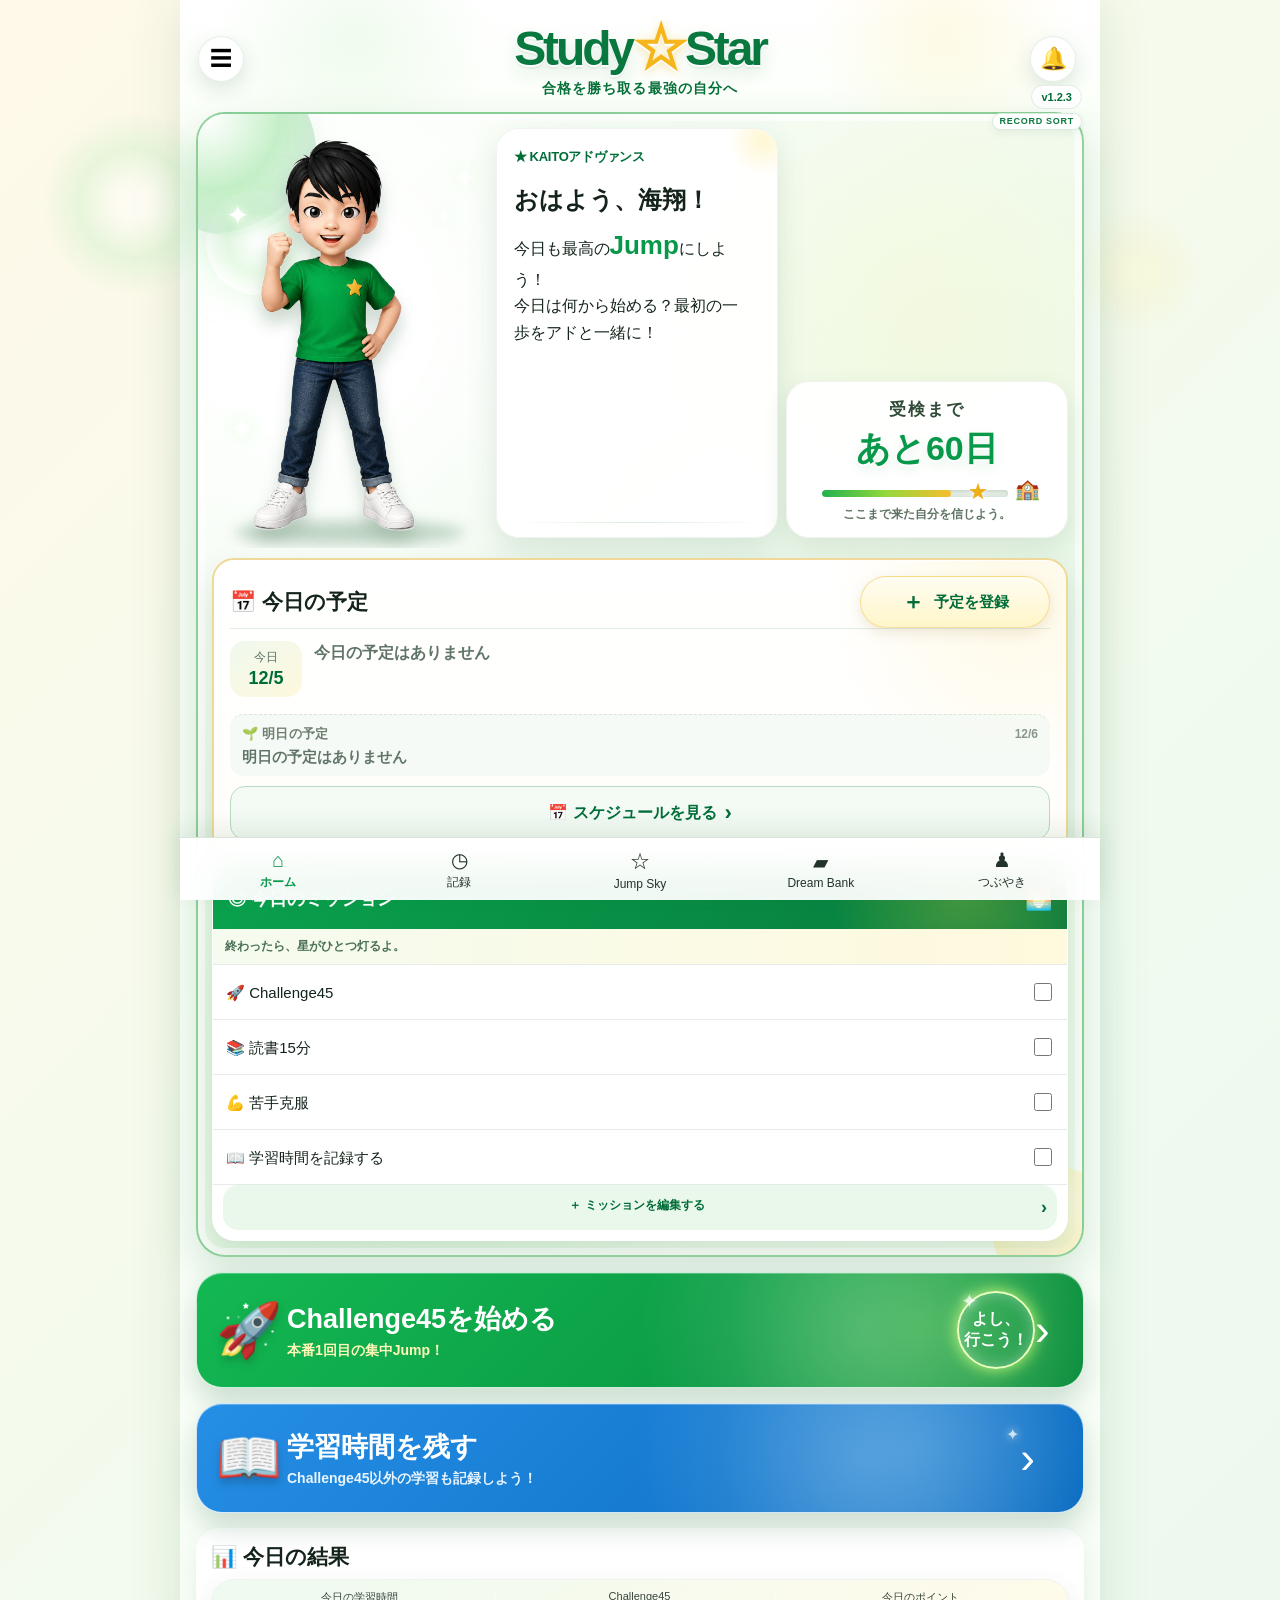
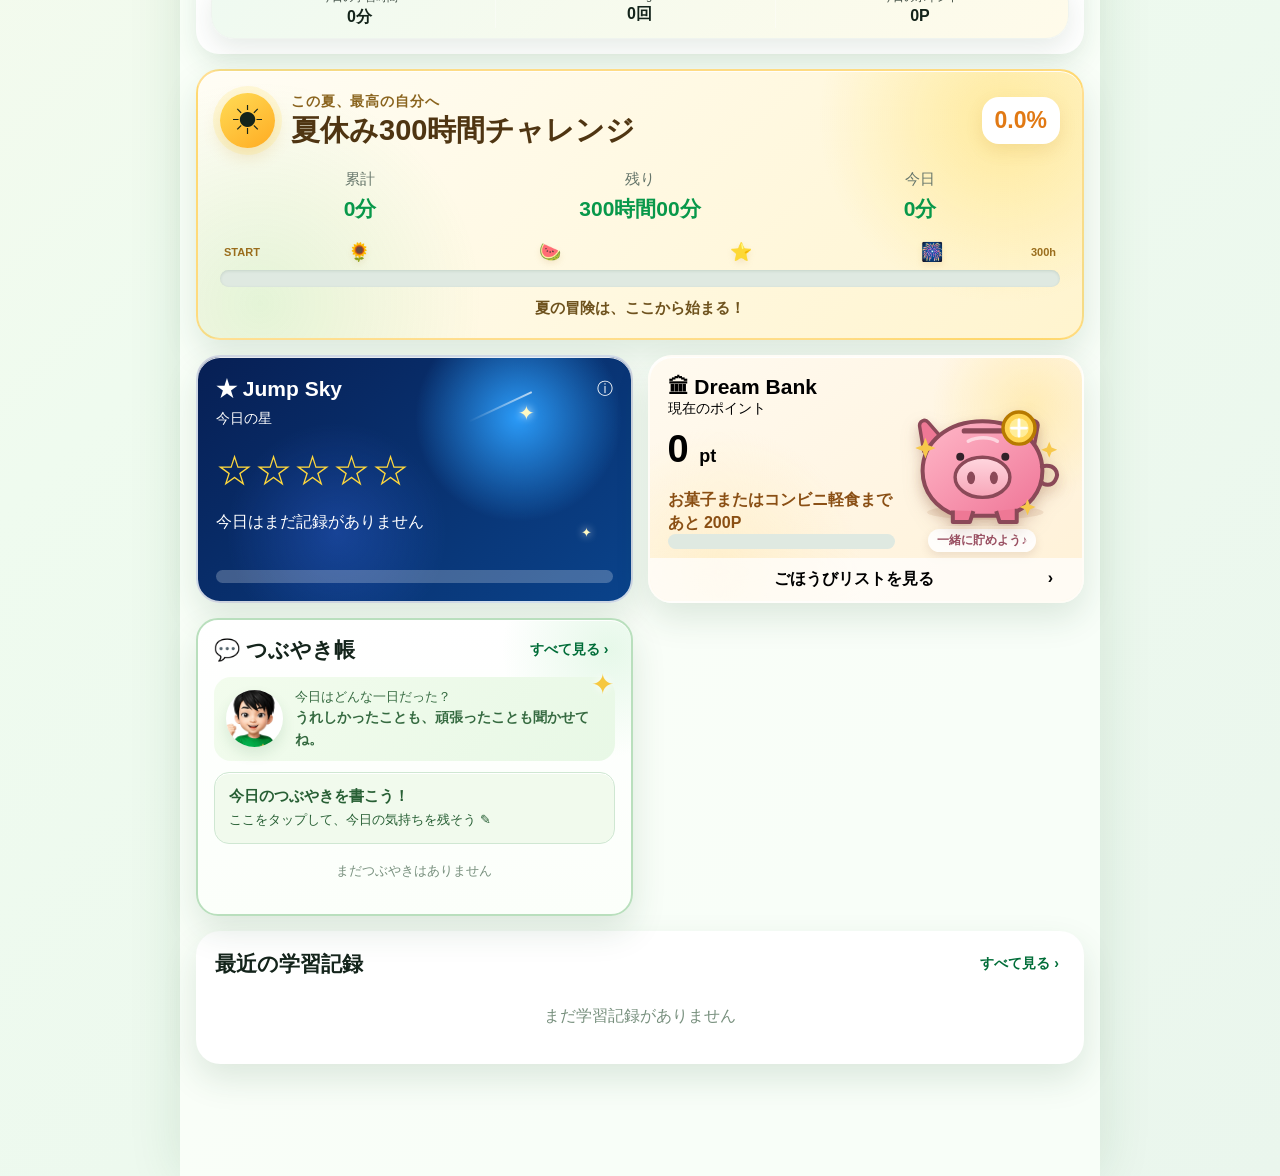
<file: index.html>
<!DOCTYPE html>

<html lang="ja">
<head>
<meta charset="utf-8"/>
<meta content="width=device-width,initial-scale=1,viewport-fit=cover" name="viewport"/>
<meta content="#0a9b4a" name="theme-color"/>
<title>Study☆Star v1.2.3</title>
<link href="styles-world-300.css?v=1.2.3" rel="stylesheet"/>
</head>
<body>
<div aria-hidden="true" class="ambient-sky"><i></i><i></i><i></i></div><div class="app-shell">
<header class="topbar">
<button aria-label="メニュー" class="round-btn" id="menuBtn">☰</button>
<div class="brand">
<div class="brand-main">Study<span>☆</span>Star</div>
<div class="brand-sub">合格を勝ち取る最強の自分へ</div>
</div>
<button aria-label="お知らせ" class="round-btn" id="noticeBtn">🔔</button>
<span class="version">v1.2.3</span><span class="build-mark">RECORD SORT</span>
</header>
<main>
<section class="hero-card">
<div class="hero-orb orb-a"></div><div class="hero-orb orb-b"></div><div class="hero-glow glow-a"></div><div class="hero-glow glow-b"></div><div class="hero-star star-a">✦</div><div class="hero-star star-b">✦</div><div class="hero-star star-c">✦</div>
<div class="avatar-stage">
<div class="spark s1">✦</div><div class="spark s2">✦</div>
<div aria-hidden="true" class="eye-glint glint-left">✦</div><div aria-hidden="true" class="eye-glint glint-right">✦</div>
<div aria-hidden="true" class="ad-reaction" id="adReaction">ぴょーん！</div>
<img alt="KAITOアドヴァンス" src="kaito-advance-world-300.png"/>
<div class="ground-shadow"></div>
</div>
<div class="ad-message glass">
<div class="eyebrow">★ KAITOアドヴァンス</div>
<h1 id="greetingTitle">おはよう、海翔！</h1>
<p id="greetingBody">今日も最高の<br/><strong>Jump</strong>にしよう！</p>

</div>
<div class="count-card glass">
<span>受検まで</span>
<strong id="examCountdown">あと196日</strong>
<div aria-hidden="true" class="exam-road">
<div class="road-line"><span id="examRoadProgress"></span></div>
<div class="road-kaito" id="roadKaito">★</div>
<div class="road-goal">🏫</div>
</div>
<small id="examEncourage">今日も一歩、前へ。</small>
</div>
<article class="schedule-card home-schedule-card">
<div class="section-head"><h2>📅 今日の予定</h2><button class="schedule-edit-button" id="scheduleBtn" type="button"><span>＋</span><b>予定を登録</b></button></div>
<div class="home-day-block">
<div class="home-day-label"><small>今日</small><strong id="todayDateLabel">--/--</strong></div>
<div class="today-plan" id="todayPlan"></div>
</div>
<div class="home-day-block tomorrow-block">
<div class="tomorrow-subhead"><span>🌱 明日の予定</span><strong id="tomorrowDateLabel">--/--</strong></div>
<div class="today-plan tomorrow-plan" id="tomorrowPlan"></div>
</div>
<button class="schedule-view-button" id="scheduleViewBtn" type="button">📅 スケジュールを見る <span>›</span></button>
</article>
<div class="mission-card">
<div class="mission-head"><span>◎ 今日のミッション</span><b id="missionWeather">☀</b></div>
<p class="mission-whisper" id="missionWhisper">今日の一歩を、アドと一緒に。</p>
<div id="missionList"></div>
<button class="mission-edit" id="missionEditBtn" type="button">＋ ミッションを編集する <span>›</span></button>
</div>
</section>
<button class="action-card challenge" id="challengeBtn">
<div class="big-icon">🚀</div>
<div><strong>Challenge45を始める</strong><small id="challengeSub">本番1回分の集中Jump！</small></div>
<div class="glow-pill">よし、<br/>行こう！</div><span class="chev">›</span>
</button>
<button class="action-card record" id="recordBtn">
<div class="big-icon">📖</div>
<div><strong>学習時間を残す</strong><small>Challenge45以外の学習も記録しよう！</small></div>
<span class="chev">›</span>
</button>
<section class="today-result-card" aria-label="今日の結果">
<div class="section-head"><h2>📊 今日の結果</h2></div>
<div class="today-status glass">
<div><small>今日の学習時間</small><strong id="homeTodayStudy">0分</strong></div>
<div><small>Challenge45</small><strong id="homeTodayChallenge">0回</strong></div>
<div><small>今日のポイント</small><strong id="homeTodayPoints">0P</strong></div>
</div>
</section>
<section class="summer-card">
<div class="summer-banner">
<div class="summer-sun">☀</div>
<div><small>この夏、最高の自分へ</small><h2>夏休み300時間チャレンジ</h2></div>
<strong id="summerPercent">0.0%</strong>
</div>
<div class="summer-stats">
<div><small>累計</small><strong id="summerTotal">0時間00分</strong></div>
<div><small>残り</small><strong id="summerRemain">300時間00分</strong></div>
<div><small>今日</small><strong id="todayTotal">0分</strong></div>
</div>
<div class="summer-journey">
<span>START</span><b>🌻</b><b>🍉</b><b>⭐</b><b>🎆</b><span>300h</span>
</div>
<div class="progress"><span id="summerBar"></span></div>
<p class="summer-message" id="summerMessage">夏の冒険は、ここから始まる！</p>
</section>
<section class="dashboard-grid">
<button class="jump-card" id="jumpBtn">
<div class="sky-spark sky-spark-a">✦</div><div class="sky-spark sky-spark-b">✦</div>
<div class="shooting-star"></div>
<div class="section-head"><h2>★ Jump Sky</h2><span>ⓘ</span></div>
<small>今日の星</small>
<div class="stars" id="todayStars">☆☆☆☆☆</div>
<p id="jumpMessage">今日はまだ記録がありません</p>
<div class="jump-progress"><span id="jumpBar"></span></div>
</button>
<button class="bank-card" id="bankBtn">
<div class="bank-copy">
<div class="section-head"><h2>🏛 Dream Bank</h2></div>
<small>現在のポイント</small>
<strong id="points">0 <em>pt</em></strong>
<small id="nextRewardText">次のごほうびまで</small>
<div class="bank-progress"><span id="bankBar"></span></div>
</div>
<div class="pig-stage"><img alt="豚の貯金箱" id="pigImage" src="piggy-bank-world-300.svg"/><span id="pigMood">わくわく♪</span></div>
<div class="reward-link">ごほうびリストを見る <span>›</span></div>
</button>
</section>
<section class="lower-grid">
<article class="tweet-card">
<div class="card-decoration">✦</div>
<div class="section-head"><h2>💬 つぶやき帳</h2><button id="allTweetsBtn">すべて見る ›</button></div>
<div class="tweet-ad"><span class="tweet-face"><img alt="" src="kaito-advance-world-300.png"/></span><p>今日はどんな一日だった？<br/><b>うれしかったことも、頑張ったことも聞かせてね。</b></p></div>
<button class="tweet-entry" id="tweetBtn"><b>今日のつぶやきを書こう！</b><span>ここをタップして、今日の気持ちを残そう ✎</span></button>
<div class="recent-list" id="recentTweets"></div>
</article>

</section>
<section class="history-card">
<div class="section-head"><h2>最近の学習記録</h2><button id="historyBtn">すべて見る ›</button></div>
<div class="record-list" id="recentRecords"></div>
</section>
</main>
<nav class="bottom-nav">
<button class="active" data-tab="home">⌂<span>ホーム</span></button>
<button id="navRecord">◷<span>記録</span></button>
<button id="navJump">☆<span>Jump Sky</span></button>
<button id="navBank">▰<span>Dream Bank</span></button>
<button id="navTweet">♟<span>つぶやき</span></button>
</nav>
</div>
<dialog id="recordDialog">
<form class="dialog-card" id="recordForm">
<div class="dialog-head"><h2>学習時間を残す</h2><button id="closeRecord" type="button">×</button></div>
<label>学習日<input id="recordDate" required="" type="date"/></label>
<label>カテゴリ<select id="recordCategory" required=""></select></label>
<label>学習時間（分）<input id="recordMinutes" max="720" min="1" placeholder="例：45" required="" step="1" type="number"/></label>
<label>memo<textarea id="recordMemo" placeholder="今日できたこと、次に頑張ること" rows="3"></textarea></label>
<div class="rule-note" id="manualPointRule">Challenge45以外の学習ポイントは保護者モードで設定できます。</div>
<div class="dialog-actions"><button class="sub" id="cancelRecord" type="button">キャンセル</button><button class="primary" id="saveRecord" type="submit">記録する</button></div>
</form>
</dialog>
<dialog id="challengeDialog">
<div class="dialog-card timer-dialog">
<div class="dialog-head"><h2>Challenge45</h2><button id="closeChallenge">×</button></div>
<div id="challengeReady">
<p class="center-copy">今回は何に挑戦する？</p>
<select id="challengeCategory"></select>
<div class="ready-badge">READY</div>
<button class="primary wide" id="startChallenge">START</button>
</div>
<div hidden="" id="challengeSendoff" class="challenge-sendoff" aria-live="polite">
<div class="sendoff-ad">⭐</div>
<p><strong>いってらっしゃい！</strong><br/>45分後に待ってるよ！</p>
</div>
<div hidden="" id="challengeRunning">
<div class="timer" id="timerText">45:00</div>
<p id="timerCategory"></p>
<div class="timer-actions"><button class="sub" id="pauseChallenge">一時停止</button><button class="danger" id="cancelChallenge">キャンセル</button></div>
</div>
</div>
</dialog>

<dialog id="challengeCompleteDialog">
<div class="dialog-card challenge-complete-card" id="challengeCompleteCard">
<div class="confetti" aria-hidden="true">
<i></i><i></i><i></i><i></i><i></i><i></i><i></i><i></i><i></i><i></i><i></i><i></i>
</div>
<div class="complete-stars" aria-hidden="true">✦ ⭐ ✦</div>
<p class="complete-label">Challenge Complete!</p>
<h2 id="completeWelcome">おかえり！</h2>
<p class="complete-message" id="completeMessage">45分、最後までよく頑張ったね！</p>
<div class="complete-count" id="completeCount">今日1回目のChallenge45</div>
<div class="complete-points"><strong id="completePoints">+55P</strong><span>Dream Bankへ</span></div>
<button class="primary wide" id="closeChallengeComplete" type="button">ホームへ戻る</button>
</div>
</dialog>
<dialog id="tweetDialog">
<form class="dialog-card tweet-dialog-card" id="tweetForm">
<div class="dialog-stars">✦　✧　✦</div>
<div class="dialog-head"><h2>💬 つぶやき帳</h2><button aria-label="閉じる" id="closeTweet" type="button">×</button></div>
<div class="tweet-dialog-ad"><span><img alt="" src="kaito-advance-world-300.png"/></span><p>今日の気持ちは、今日だけの大切な星だよ。</p></div>
<label>今日のつぶやき<textarea id="tweetText" maxlength="160" placeholder="今日うれしかったこと、頑張ったことを書いてみよう😊" rows="5"></textarea></label>
<div class="dialog-actions"><button class="sub" id="backTweet" type="button">戻る</button><button class="primary" id="saveTweet" type="submit">残す</button></div>
</form>
</dialog>


<dialog id="missionDialog">
<form class="dialog-card mission-dialog-card" id="missionForm">
<div class="dialog-head"><h2>◎ 今日のミッションを編集</h2><button id="closeMission" type="button">×</button></div>
<p class="rule-note">今日取り組むことを1行ずつ入力してください。</p>
<label>ミッション<textarea id="missionTemplateInput" maxlength="240" rows="7" placeholder="Challenge45\n読書15分\n苦手克服\n学習時間を記録する"></textarea></label>
<div class="dialog-actions"><button class="sub" id="cancelMission" type="button">キャンセル</button><button class="primary" type="submit">保存する</button></div>
</form>
</dialog>

<dialog id="scheduleDialog">
<form class="dialog-card schedule-dialog-card" id="scheduleForm">
<div class="dialog-head"><h2>📅 予定を登録</h2><button id="closeSchedule" type="button">×</button></div>
<label>日付<input id="scheduleDate" required type="date"/></label>
<label>種類<select id="scheduleType" required>
<option value="塾">塾</option><option value="模試">模試</option><option value="学校行事">学校行事</option><option value="その他">その他</option>
</select></label>
<label>予定名<input id="scheduleTitle" maxlength="40" placeholder="例：夏期講習" required type="text"/></label>
<div class="schedule-time-grid">
<fieldset class="time-select-field"><legend>開始時刻</legend><div class="custom-time-row"><select id="scheduleStartHour" aria-label="開始時刻の時"></select><span>時</span><select id="scheduleStartMinute" aria-label="開始時刻の分"></select><span>分</span></div></fieldset>
<fieldset class="time-select-field"><legend>終了時刻</legend><div class="custom-time-row"><select id="scheduleEndHour" aria-label="終了時刻の時"></select><span>時</span><select id="scheduleEndMinute" aria-label="終了時刻の分"></select><span>分</span></div></fieldset>
</div>
<input id="scheduleEditingId" type="hidden"/>
<input id="scheduleEditingDate" type="hidden"/>
<div class="dialog-actions"><button class="sub" id="cancelSchedule" type="button">キャンセル</button><button class="primary" id="saveScheduleBtn" type="submit">登録する</button></div>
<div class="schedule-editor-list" id="scheduleEditorList"></div>
</form>
</dialog>

<dialog id="scheduleListDialog">
<div class="dialog-card schedule-list-dialog-card">
<div class="dialog-head"><h2>📅 スケジュール</h2><button id="closeScheduleList" type="button">×</button></div>
<p class="rule-note">登録した先の予定を、日付順に確認できます。</p>
<div id="scheduleFullList" class="schedule-full-list"></div>
<button class="primary wide" id="addScheduleFromList" type="button">＋ 予定を登録する</button>
</div>
</dialog>
<dialog id="listDialog">
<div class="dialog-card list-dialog">
<div class="dialog-head"><h2 id="listTitle">一覧</h2><button id="closeList">×</button></div>
<div id="listContent"></div>
</div>
</dialog>
<dialog id="parentDialog">
<form class="dialog-card parent-dialog-card" id="parentForm">
<div class="dialog-head"><h2>保護者モード</h2><button id="closeParent" type="button">×</button></div>
<p class="rule-note">この画面は海翔くんには見せず、アドの世界観を守るための保護者専用設定です。</p>
<label>アドのひとこと
    <textarea id="parentMessage" maxlength="100" rows="4"></textarea>
</label>
<section class="parent-settings-section">
<h3>ポイント設定</h3>
<div class="point-setting-grid">
<label>Challenge45 1・2回目<input id="pointFirstTwo" min="0" max="9999" step="1" type="number"/></label>
<label>Challenge45 3回目以降<input id="pointThirdPlus" min="0" max="9999" step="1" type="number"/></label>
<label>通常学習 1分あたり<input id="pointPerMinute" min="0" max="100" step="0.1" type="number"/></label>
</div>
<p class="rule-note">すでに記録済みのポイントは変更せず、保存後の新しい学習記録から適用します。</p>
</section>
<section class="parent-settings-section">
<h3>ごほうびに必要なポイント</h3>
<div class="reward-setting-list" id="rewardSettingList"></div>
</section>
<div class="dialog-actions"><button class="sub" id="cancelParent" type="button">戻る</button><button class="primary" type="submit">設定を保存</button></div>
</form>
</dialog>
<div class="toast" id="toast"></div>
<script src="app-world-300.js?v=1.2.3"></script>
</body>
</html>
</file>
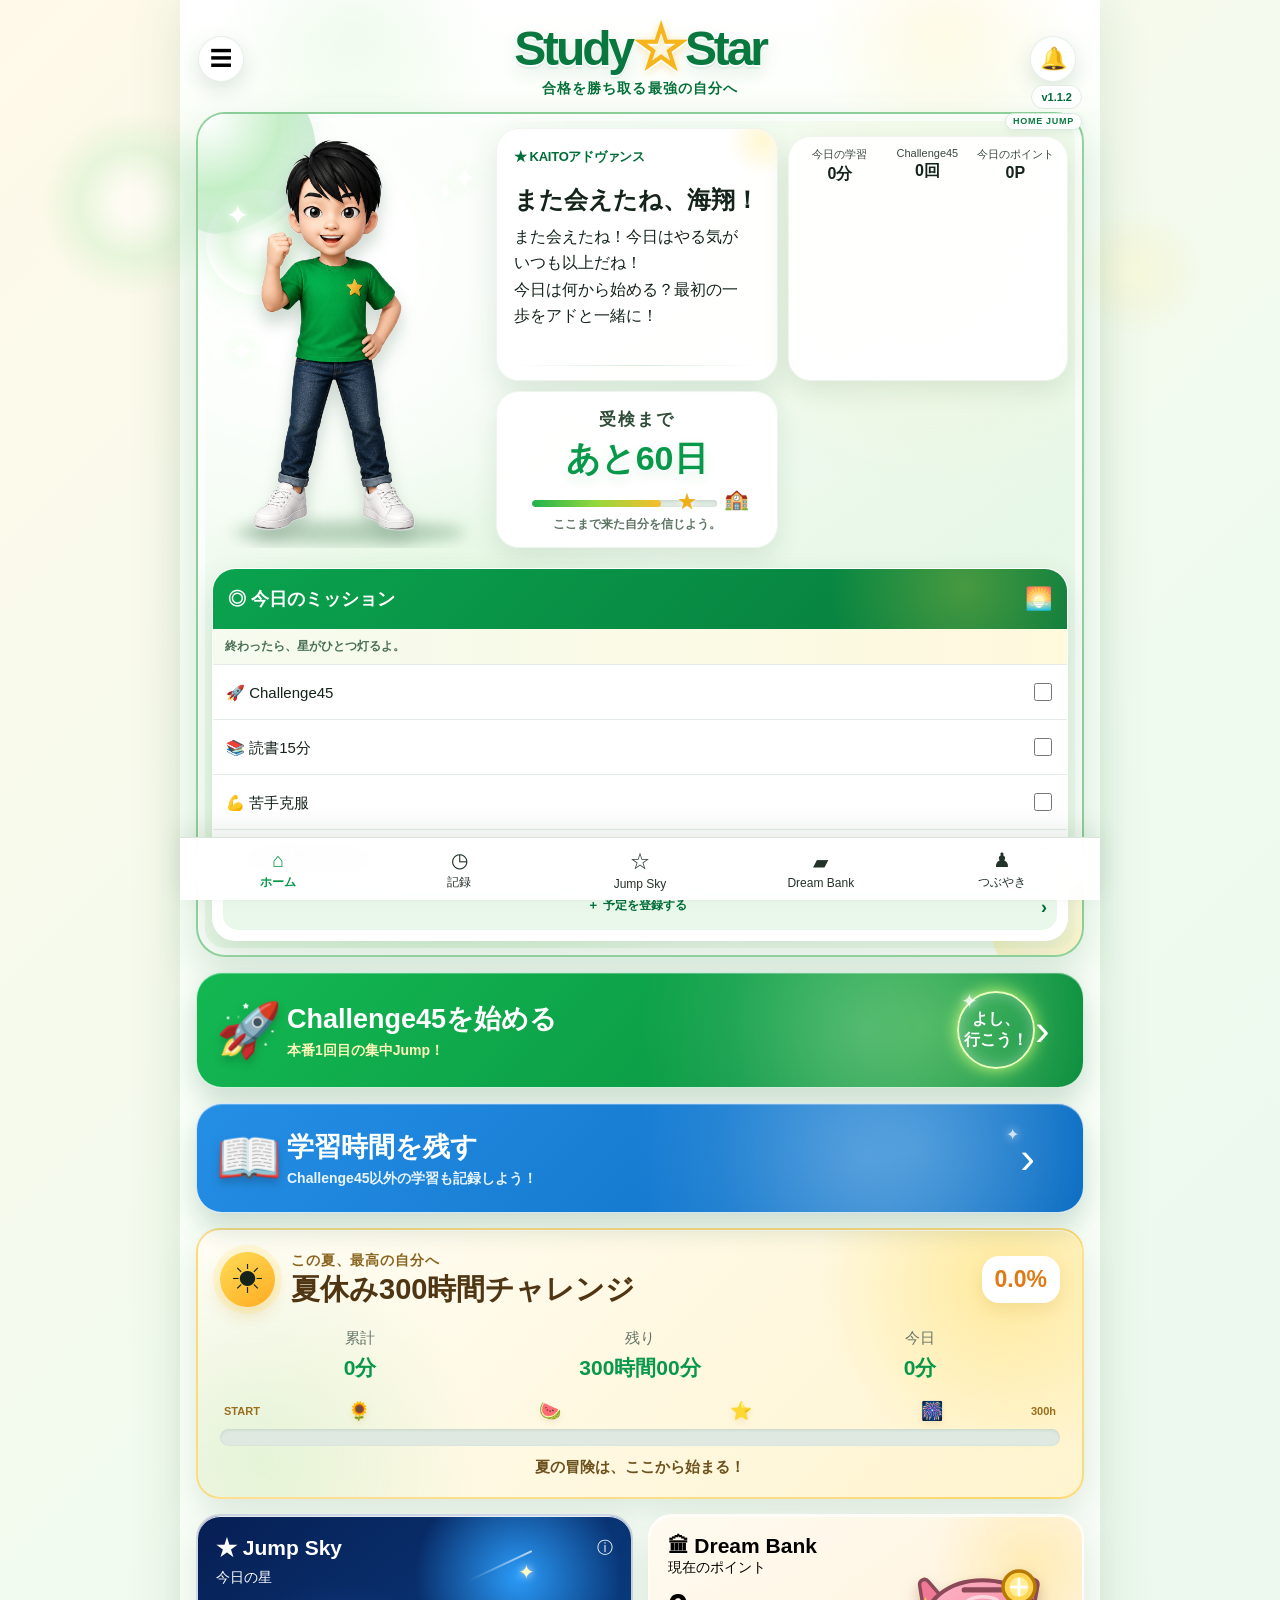
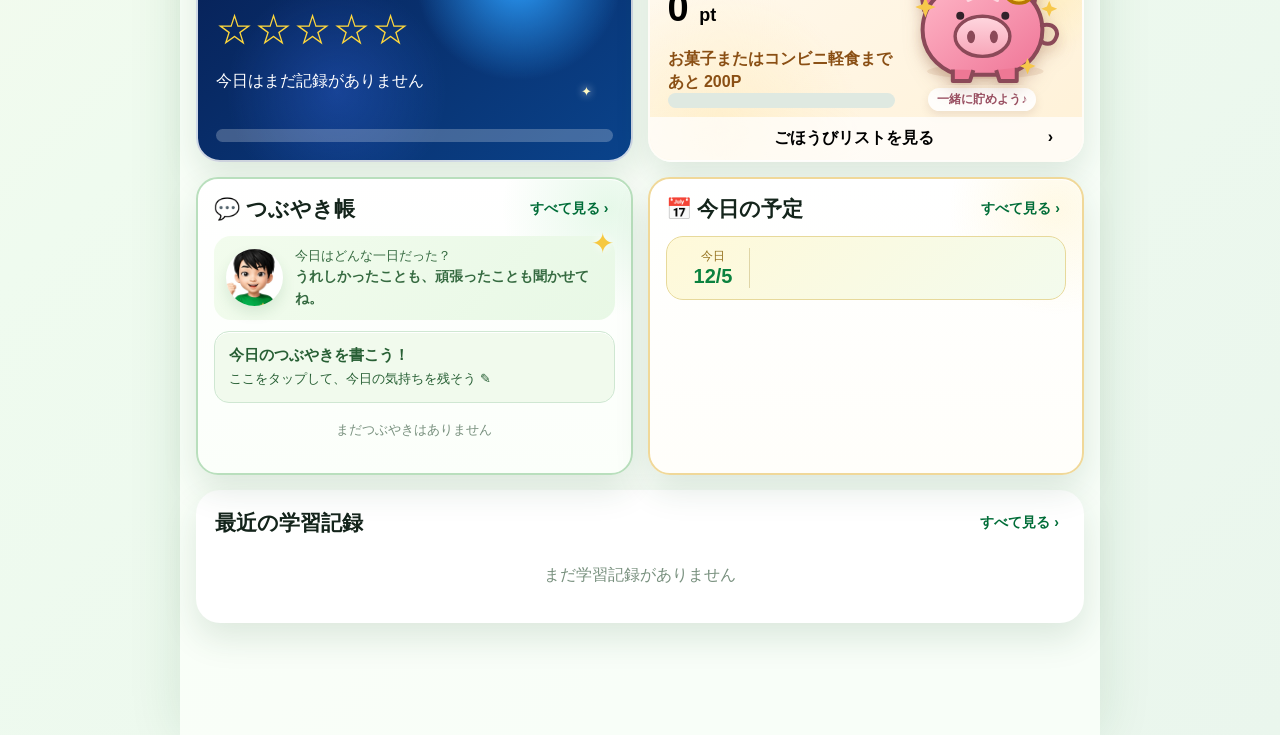
<file: app-world-300.js.html>
<!DOCTYPE html>

<html lang="ja">
<head>
<meta charset="utf-8"/>
<meta content="width=device-width,initial-scale=1,viewport-fit=cover" name="viewport"/>
<meta content="#0a9b4a" name="theme-color"/>
<title>Study☆Star v1.1.2</title>
<link href="styles-world-300.css?v=home-1-1-2" rel="stylesheet"/>
</head>
<body>
<div aria-hidden="true" class="ambient-sky"><i></i><i></i><i></i></div><div class="app-shell">
<header class="topbar">
<button aria-label="メニュー" class="round-btn" id="menuBtn">☰</button>
<div class="brand">
<div class="brand-main">Study<span>☆</span>Star</div>
<div class="brand-sub">合格を勝ち取る最強の自分へ</div>
</div>
<button aria-label="お知らせ" class="round-btn" id="noticeBtn">🔔</button>
<span class="version">v1.1.2</span><span class="build-mark">HOME JUMP</span>
</header>
<main>
<section class="hero-card">
<div class="hero-orb orb-a"></div><div class="hero-orb orb-b"></div><div class="hero-glow glow-a"></div><div class="hero-glow glow-b"></div><div class="hero-star star-a">✦</div><div class="hero-star star-b">✦</div><div class="hero-star star-c">✦</div>
<div class="avatar-stage">
<div class="spark s1">✦</div><div class="spark s2">✦</div>
<div aria-hidden="true" class="eye-glint glint-left">✦</div><div aria-hidden="true" class="eye-glint glint-right">✦</div>
<div aria-hidden="true" class="ad-reaction" id="adReaction">ぴょーん！</div>
<img alt="KAITOアドヴァンス" src="kaito-advance-world-300.png"/>
<div class="ground-shadow"></div>
</div>
<div class="ad-message glass">
<div class="eyebrow">★ KAITOアドヴァンス</div>
<h1 id="greetingTitle">おはよう、海翔！</h1>
<p id="greetingBody">今日も最高の<br/><strong>Jump</strong>にしよう！</p>

</div>
<div class="today-status glass" aria-label="今日の記録">
<div><small>今日の学習</small><strong id="homeTodayStudy">0分</strong></div>
<div><small>Challenge45</small><strong id="homeTodayChallenge">0回</strong></div>
<div><small>今日のポイント</small><strong id="homeTodayPoints">0P</strong></div>
</div>
<div class="count-card glass">
<span>受検まで</span>
<strong id="examCountdown">あと196日</strong>
<div aria-hidden="true" class="exam-road">
<div class="road-line"><span id="examRoadProgress"></span></div>
<div class="road-kaito" id="roadKaito">★</div>
<div class="road-goal">🏫</div>
</div>
<small id="examEncourage">今日も一歩、前へ。</small>
</div>
<div class="mission-card">
<div class="mission-head"><span>◎ 今日のミッション</span><b id="missionWeather">☀</b></div>
<p class="mission-whisper" id="missionWhisper">今日の一歩を、アドと一緒に。</p>
<div id="missionList"></div>
<button class="mission-edit" id="missionEditBtn">＋ 予定を登録する <span>›</span></button>
</div>
</section>
<button class="action-card challenge" id="challengeBtn">
<div class="big-icon">🚀</div>
<div><strong>Challenge45を始める</strong><small id="challengeSub">本番1回分の集中Jump！</small></div>
<div class="glow-pill">よし、<br/>行こう！</div><span class="chev">›</span>
</button>
<button class="action-card record" id="recordBtn">
<div class="big-icon">📖</div>
<div><strong>学習時間を残す</strong><small>Challenge45以外の学習も記録しよう！</small></div>
<span class="chev">›</span>
</button>
<section class="summer-card">
<div class="summer-banner">
<div class="summer-sun">☀</div>
<div><small>この夏、最高の自分へ</small><h2>夏休み300時間チャレンジ</h2></div>
<strong id="summerPercent">0.0%</strong>
</div>
<div class="summer-stats">
<div><small>累計</small><strong id="summerTotal">0時間00分</strong></div>
<div><small>残り</small><strong id="summerRemain">300時間00分</strong></div>
<div><small>今日</small><strong id="todayTotal">0分</strong></div>
</div>
<div class="summer-journey">
<span>START</span><b>🌻</b><b>🍉</b><b>⭐</b><b>🎆</b><span>300h</span>
</div>
<div class="progress"><span id="summerBar"></span></div>
<p class="summer-message" id="summerMessage">夏の冒険は、ここから始まる！</p>
</section>
<section class="dashboard-grid">
<button class="jump-card" id="jumpBtn">
<div class="sky-spark sky-spark-a">✦</div><div class="sky-spark sky-spark-b">✦</div>
<div class="shooting-star"></div>
<div class="section-head"><h2>★ Jump Sky</h2><span>ⓘ</span></div>
<small>今日の星</small>
<div class="stars" id="todayStars">☆☆☆☆☆</div>
<p id="jumpMessage">今日はまだ記録がありません</p>
<div class="jump-progress"><span id="jumpBar"></span></div>
</button>
<button class="bank-card" id="bankBtn">
<div class="bank-copy">
<div class="section-head"><h2>🏛 Dream Bank</h2></div>
<small>現在のポイント</small>
<strong id="points">0 <em>pt</em></strong>
<small id="nextRewardText">次のごほうびまで</small>
<div class="bank-progress"><span id="bankBar"></span></div>
</div>
<div class="pig-stage"><img alt="豚の貯金箱" id="pigImage" src="piggy-bank-world-300.svg"/><span id="pigMood">わくわく♪</span></div>
<div class="reward-link">ごほうびリストを見る <span>›</span></div>
</button>
</section>
<section class="lower-grid">
<article class="tweet-card">
<div class="card-decoration">✦</div>
<div class="section-head"><h2>💬 つぶやき帳</h2><button id="allTweetsBtn">すべて見る ›</button></div>
<div class="tweet-ad"><span class="tweet-face"><img alt="" src="kaito-advance-world-300.png"/></span><p>今日はどんな一日だった？<br/><b>うれしかったことも、頑張ったことも聞かせてね。</b></p></div>
<button class="tweet-entry" id="tweetBtn"><b>今日のつぶやきを書こう！</b><span>ここをタップして、今日の気持ちを残そう ✎</span></button>
<div class="recent-list" id="recentTweets"></div>
</article>
<article class="schedule-card">
<div class="schedule-sun">☀</div>
<div class="section-head"><h2>📅 今日の予定</h2><button id="scheduleBtn">すべて見る ›</button></div>
<div class="today-feature">
<div class="today-date"><small>今日</small><strong id="todayDateLabel">--/--</strong></div>
<div class="today-plan" id="todayPlan"></div>
</div>
<div class="schedule-row" id="scheduleRow"></div>
</article>
</section>
<section class="history-card">
<div class="section-head"><h2>最近の学習記録</h2><button id="historyBtn">すべて見る ›</button></div>
<div class="record-list" id="recentRecords"></div>
</section>
</main>
<nav class="bottom-nav">
<button class="active" data-tab="home">⌂<span>ホーム</span></button>
<button id="navRecord">◷<span>記録</span></button>
<button id="navJump">☆<span>Jump Sky</span></button>
<button id="navBank">▰<span>Dream Bank</span></button>
<button id="navTweet">♟<span>つぶやき</span></button>
</nav>
</div>
<dialog id="recordDialog">
<form class="dialog-card" id="recordForm">
<div class="dialog-head"><h2>学習時間を残す</h2><button id="closeRecord" type="button">×</button></div>
<label>学習日<input id="recordDate" required="" type="date"/></label>
<label>カテゴリ<select id="recordCategory" required=""></select></label>
<label>学習時間（分）<input id="recordMinutes" max="720" min="1" placeholder="例：45" required="" step="1" type="number"/></label>
<label>memo<textarea id="recordMemo" placeholder="今日できたこと、次に頑張ること" rows="3"></textarea></label>
<div class="rule-note">Challenge45以外の学習は <b>1分＝1P</b> でDream Bankに貯まります。</div>
<div class="dialog-actions"><button class="sub" id="cancelRecord" type="button">キャンセル</button><button class="primary" id="saveRecord" type="submit">記録する</button></div>
</form>
</dialog>
<dialog id="challengeDialog">
<div class="dialog-card timer-dialog">
<div class="dialog-head"><h2>Challenge45</h2><button id="closeChallenge">×</button></div>
<div id="challengeReady">
<p class="center-copy">今回は何に挑戦する？</p>
<select id="challengeCategory"></select>
<div class="ready-badge">READY</div>
<button class="primary wide" id="startChallenge">START</button>
</div>
<div hidden="" id="challengeRunning">
<div class="timer" id="timerText">45:00</div>
<p id="timerCategory"></p>
<div class="timer-actions"><button class="sub" id="pauseChallenge">一時停止</button><button class="danger" id="cancelChallenge">キャンセル</button></div>
</div>
</div>
</dialog>
<dialog id="tweetDialog">
<form class="dialog-card tweet-dialog-card" id="tweetForm">
<div class="dialog-stars">✦　✧　✦</div>
<div class="dialog-head"><h2>💬 つぶやき帳</h2><button aria-label="閉じる" id="closeTweet" type="button">×</button></div>
<div class="tweet-dialog-ad"><span><img alt="" src="kaito-advance-world-300.png"/></span><p>今日の気持ちは、今日だけの大切な星だよ。</p></div>
<label>今日のつぶやき<textarea id="tweetText" maxlength="160" placeholder="今日うれしかったこと、頑張ったことを書いてみよう😊" rows="5"></textarea></label>
<div class="dialog-actions"><button class="sub" id="backTweet" type="button">戻る</button><button class="primary" id="saveTweet" type="submit">残す</button></div>
</form>
</dialog>

<dialog id="scheduleDialog">
<form class="dialog-card schedule-dialog-card" id="scheduleForm">
<div class="dialog-head"><h2>📅 予定を登録</h2><button id="closeSchedule" type="button">×</button></div>
<label>日付<input id="scheduleDate" required type="date"/></label>
<label>種類<select id="scheduleType" required>
<option value="塾">塾</option><option value="模試">模試</option><option value="学校行事">学校行事</option><option value="その他">その他</option>
</select></label>
<label>予定名<input id="scheduleTitle" maxlength="40" placeholder="例：夏期講習" required type="text"/></label>
<div class="schedule-time-grid"><label>開始時刻<input id="scheduleStart" type="time"/></label><label>終了時刻<input id="scheduleEnd" type="time"/></label></div>
<div class="dialog-actions"><button class="sub" id="cancelSchedule" type="button">キャンセル</button><button class="primary" type="submit">登録する</button></div>
<div class="schedule-editor-list" id="scheduleEditorList"></div>
</form>
</dialog>
<dialog id="listDialog">
<div class="dialog-card list-dialog">
<div class="dialog-head"><h2 id="listTitle">一覧</h2><button id="closeList">×</button></div>
<div id="listContent"></div>
</div>
</dialog>
<dialog id="parentDialog">
<form class="dialog-card parent-dialog-card" id="parentForm">
<div class="dialog-head"><h2>保護者モード</h2><button id="closeParent" type="button">×</button></div>
<p class="rule-note">この画面は海翔くんには見せず、アドの世界観を守るための保護者専用設定です。</p>
<label>アドのひとこと
    <textarea id="parentMessage" maxlength="100" rows="4"></textarea>
</label>
<div class="dialog-actions"><button class="sub" id="cancelParent" type="button">戻る</button><button class="primary" type="submit">保存</button></div>
</form>
</dialog>
<div class="toast" id="toast"></div>
<script src="app-world-300.js?v=home-1-1-2"></script>
</body>
</html>
</file>
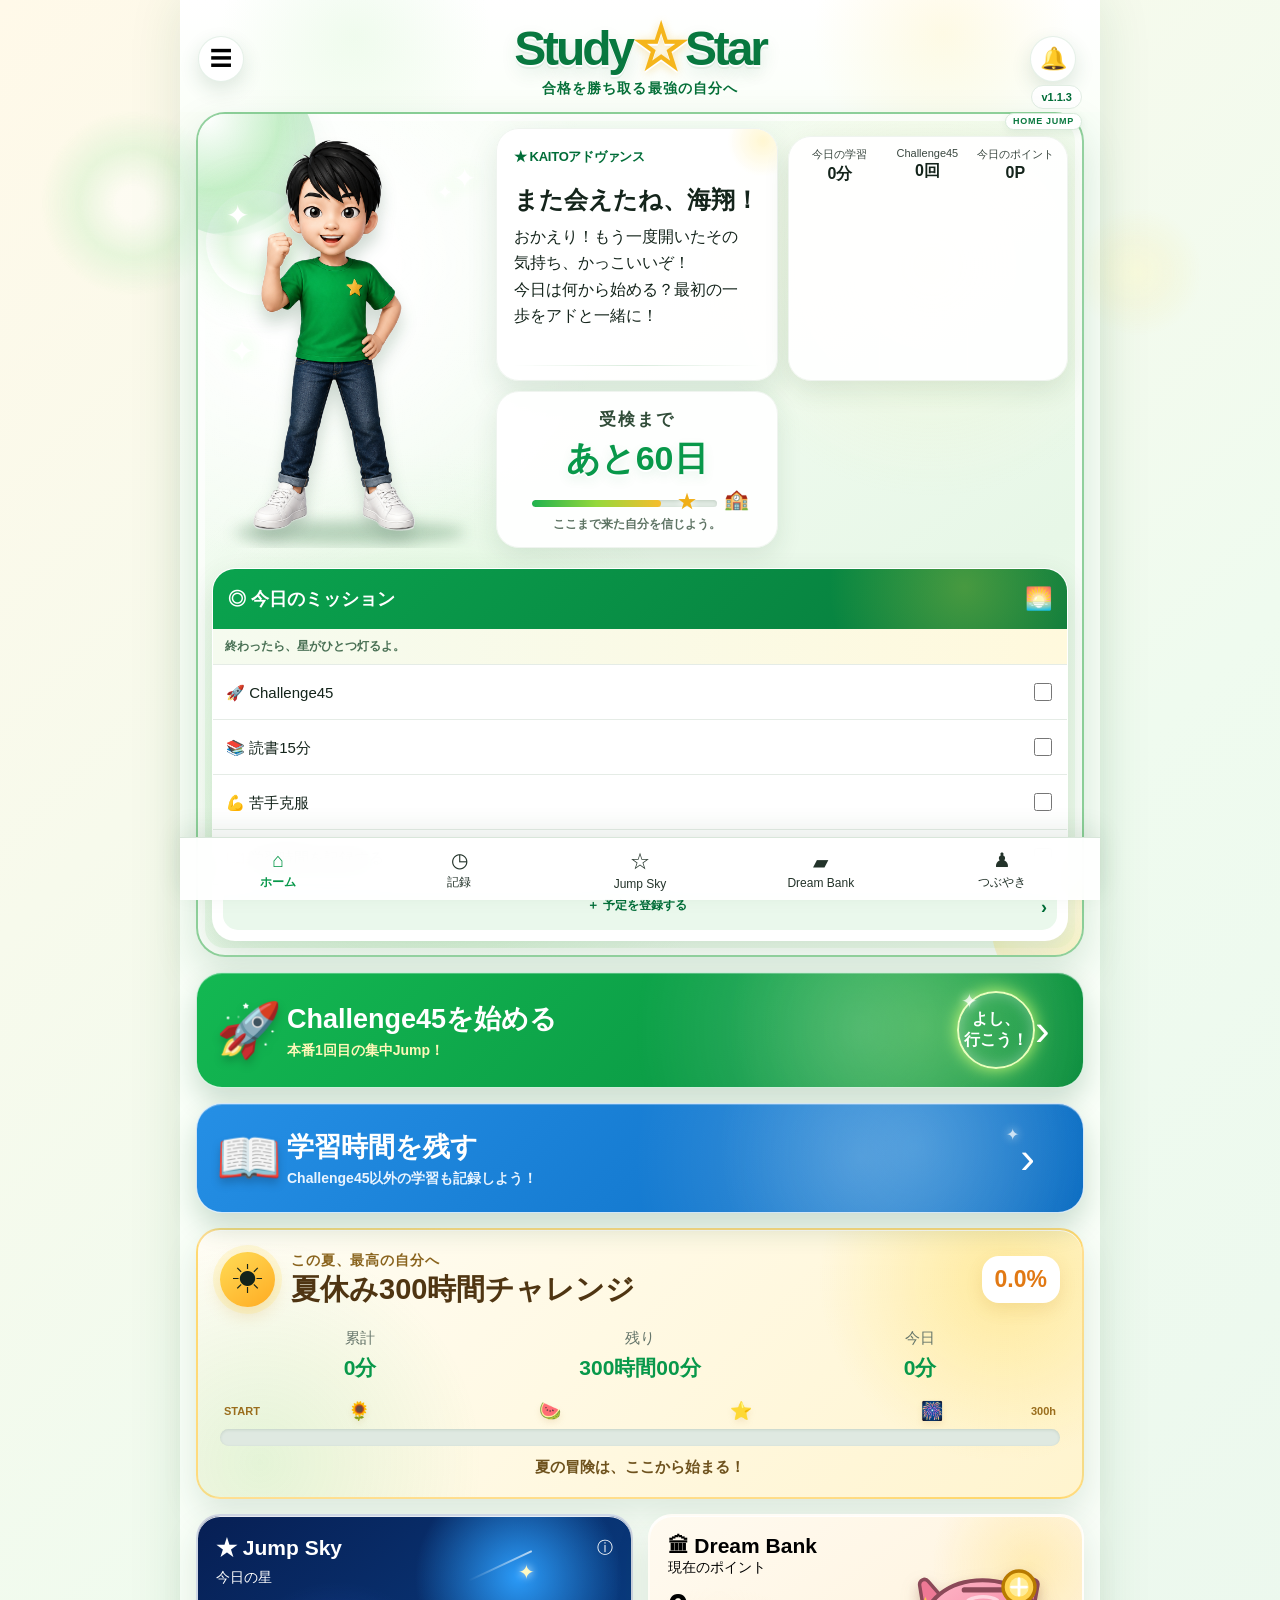
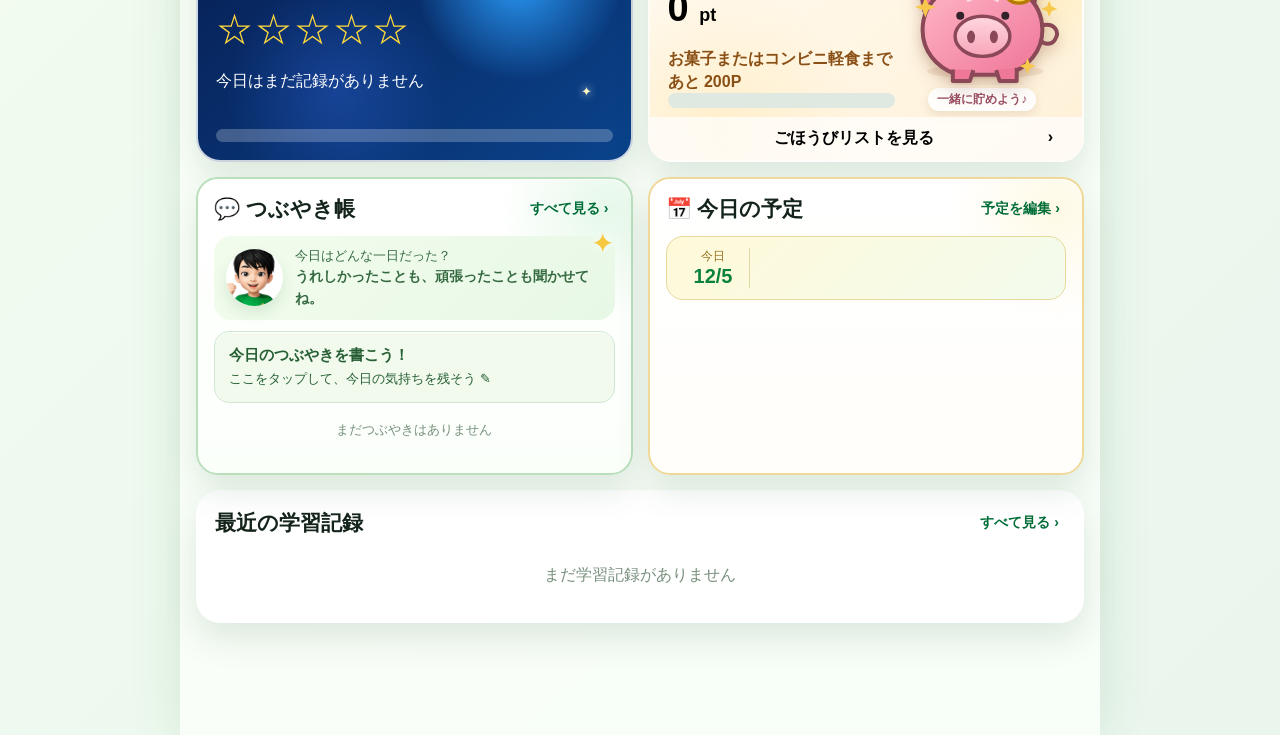
<file: index.html.html>
<!DOCTYPE html>

<html lang="ja">
<head>
<meta charset="utf-8"/>
<meta content="width=device-width,initial-scale=1,viewport-fit=cover" name="viewport"/>
<meta content="#0a9b4a" name="theme-color"/>
<title>Study☆Star v1.1.3</title>
<link href="styles-world-300.css?v=home-1-1-3" rel="stylesheet"/>
</head>
<body>
<div aria-hidden="true" class="ambient-sky"><i></i><i></i><i></i></div><div class="app-shell">
<header class="topbar">
<button aria-label="メニュー" class="round-btn" id="menuBtn">☰</button>
<div class="brand">
<div class="brand-main">Study<span>☆</span>Star</div>
<div class="brand-sub">合格を勝ち取る最強の自分へ</div>
</div>
<button aria-label="お知らせ" class="round-btn" id="noticeBtn">🔔</button>
<span class="version">v1.1.3</span><span class="build-mark">HOME JUMP</span>
</header>
<main>
<section class="hero-card">
<div class="hero-orb orb-a"></div><div class="hero-orb orb-b"></div><div class="hero-glow glow-a"></div><div class="hero-glow glow-b"></div><div class="hero-star star-a">✦</div><div class="hero-star star-b">✦</div><div class="hero-star star-c">✦</div>
<div class="avatar-stage">
<div class="spark s1">✦</div><div class="spark s2">✦</div>
<div aria-hidden="true" class="eye-glint glint-left">✦</div><div aria-hidden="true" class="eye-glint glint-right">✦</div>
<div aria-hidden="true" class="ad-reaction" id="adReaction">ぴょーん！</div>
<img alt="KAITOアドヴァンス" src="kaito-advance-world-300.png"/>
<div class="ground-shadow"></div>
</div>
<div class="ad-message glass">
<div class="eyebrow">★ KAITOアドヴァンス</div>
<h1 id="greetingTitle">おはよう、海翔！</h1>
<p id="greetingBody">今日も最高の<br/><strong>Jump</strong>にしよう！</p>

</div>
<div class="today-status glass" aria-label="今日の記録">
<div><small>今日の学習</small><strong id="homeTodayStudy">0分</strong></div>
<div><small>Challenge45</small><strong id="homeTodayChallenge">0回</strong></div>
<div><small>今日のポイント</small><strong id="homeTodayPoints">0P</strong></div>
</div>
<div class="count-card glass">
<span>受検まで</span>
<strong id="examCountdown">あと196日</strong>
<div aria-hidden="true" class="exam-road">
<div class="road-line"><span id="examRoadProgress"></span></div>
<div class="road-kaito" id="roadKaito">★</div>
<div class="road-goal">🏫</div>
</div>
<small id="examEncourage">今日も一歩、前へ。</small>
</div>
<div class="mission-card">
<div class="mission-head"><span>◎ 今日のミッション</span><b id="missionWeather">☀</b></div>
<p class="mission-whisper" id="missionWhisper">今日の一歩を、アドと一緒に。</p>
<div id="missionList"></div>
<button class="mission-edit" id="missionEditBtn" type="button">＋ 予定を登録する <span>›</span></button>
</div>
</section>
<button class="action-card challenge" id="challengeBtn">
<div class="big-icon">🚀</div>
<div><strong>Challenge45を始める</strong><small id="challengeSub">本番1回分の集中Jump！</small></div>
<div class="glow-pill">よし、<br/>行こう！</div><span class="chev">›</span>
</button>
<button class="action-card record" id="recordBtn">
<div class="big-icon">📖</div>
<div><strong>学習時間を残す</strong><small>Challenge45以外の学習も記録しよう！</small></div>
<span class="chev">›</span>
</button>
<section class="summer-card">
<div class="summer-banner">
<div class="summer-sun">☀</div>
<div><small>この夏、最高の自分へ</small><h2>夏休み300時間チャレンジ</h2></div>
<strong id="summerPercent">0.0%</strong>
</div>
<div class="summer-stats">
<div><small>累計</small><strong id="summerTotal">0時間00分</strong></div>
<div><small>残り</small><strong id="summerRemain">300時間00分</strong></div>
<div><small>今日</small><strong id="todayTotal">0分</strong></div>
</div>
<div class="summer-journey">
<span>START</span><b>🌻</b><b>🍉</b><b>⭐</b><b>🎆</b><span>300h</span>
</div>
<div class="progress"><span id="summerBar"></span></div>
<p class="summer-message" id="summerMessage">夏の冒険は、ここから始まる！</p>
</section>
<section class="dashboard-grid">
<button class="jump-card" id="jumpBtn">
<div class="sky-spark sky-spark-a">✦</div><div class="sky-spark sky-spark-b">✦</div>
<div class="shooting-star"></div>
<div class="section-head"><h2>★ Jump Sky</h2><span>ⓘ</span></div>
<small>今日の星</small>
<div class="stars" id="todayStars">☆☆☆☆☆</div>
<p id="jumpMessage">今日はまだ記録がありません</p>
<div class="jump-progress"><span id="jumpBar"></span></div>
</button>
<button class="bank-card" id="bankBtn">
<div class="bank-copy">
<div class="section-head"><h2>🏛 Dream Bank</h2></div>
<small>現在のポイント</small>
<strong id="points">0 <em>pt</em></strong>
<small id="nextRewardText">次のごほうびまで</small>
<div class="bank-progress"><span id="bankBar"></span></div>
</div>
<div class="pig-stage"><img alt="豚の貯金箱" id="pigImage" src="piggy-bank-world-300.svg"/><span id="pigMood">わくわく♪</span></div>
<div class="reward-link">ごほうびリストを見る <span>›</span></div>
</button>
</section>
<section class="lower-grid">
<article class="tweet-card">
<div class="card-decoration">✦</div>
<div class="section-head"><h2>💬 つぶやき帳</h2><button id="allTweetsBtn">すべて見る ›</button></div>
<div class="tweet-ad"><span class="tweet-face"><img alt="" src="kaito-advance-world-300.png"/></span><p>今日はどんな一日だった？<br/><b>うれしかったことも、頑張ったことも聞かせてね。</b></p></div>
<button class="tweet-entry" id="tweetBtn"><b>今日のつぶやきを書こう！</b><span>ここをタップして、今日の気持ちを残そう ✎</span></button>
<div class="recent-list" id="recentTweets"></div>
</article>
<article class="schedule-card">
<div class="schedule-sun">☀</div>
<div class="section-head"><h2>📅 今日の予定</h2><button id="scheduleBtn" type="button">予定を編集 ›</button></div>
<div class="today-feature">
<div class="today-date"><small>今日</small><strong id="todayDateLabel">--/--</strong></div>
<div class="today-plan" id="todayPlan"></div>
</div>
<div class="schedule-row" id="scheduleRow"></div>
</article>
</section>
<section class="history-card">
<div class="section-head"><h2>最近の学習記録</h2><button id="historyBtn">すべて見る ›</button></div>
<div class="record-list" id="recentRecords"></div>
</section>
</main>
<nav class="bottom-nav">
<button class="active" data-tab="home">⌂<span>ホーム</span></button>
<button id="navRecord">◷<span>記録</span></button>
<button id="navJump">☆<span>Jump Sky</span></button>
<button id="navBank">▰<span>Dream Bank</span></button>
<button id="navTweet">♟<span>つぶやき</span></button>
</nav>
</div>
<dialog id="recordDialog">
<form class="dialog-card" id="recordForm">
<div class="dialog-head"><h2>学習時間を残す</h2><button id="closeRecord" type="button">×</button></div>
<label>学習日<input id="recordDate" required="" type="date"/></label>
<label>カテゴリ<select id="recordCategory" required=""></select></label>
<label>学習時間（分）<input id="recordMinutes" max="720" min="1" placeholder="例：45" required="" step="1" type="number"/></label>
<label>memo<textarea id="recordMemo" placeholder="今日できたこと、次に頑張ること" rows="3"></textarea></label>
<div class="rule-note" id="manualPointRule">Challenge45以外の学習ポイントは保護者モードで設定できます。</div>
<div class="dialog-actions"><button class="sub" id="cancelRecord" type="button">キャンセル</button><button class="primary" id="saveRecord" type="submit">記録する</button></div>
</form>
</dialog>
<dialog id="challengeDialog">
<div class="dialog-card timer-dialog">
<div class="dialog-head"><h2>Challenge45</h2><button id="closeChallenge">×</button></div>
<div id="challengeReady">
<p class="center-copy">今回は何に挑戦する？</p>
<select id="challengeCategory"></select>
<div class="ready-badge">READY</div>
<button class="primary wide" id="startChallenge">START</button>
</div>
<div hidden="" id="challengeRunning">
<div class="timer" id="timerText">45:00</div>
<p id="timerCategory"></p>
<div class="timer-actions"><button class="sub" id="pauseChallenge">一時停止</button><button class="danger" id="cancelChallenge">キャンセル</button></div>
</div>
</div>
</dialog>
<dialog id="tweetDialog">
<form class="dialog-card tweet-dialog-card" id="tweetForm">
<div class="dialog-stars">✦　✧　✦</div>
<div class="dialog-head"><h2>💬 つぶやき帳</h2><button aria-label="閉じる" id="closeTweet" type="button">×</button></div>
<div class="tweet-dialog-ad"><span><img alt="" src="kaito-advance-world-300.png"/></span><p>今日の気持ちは、今日だけの大切な星だよ。</p></div>
<label>今日のつぶやき<textarea id="tweetText" maxlength="160" placeholder="今日うれしかったこと、頑張ったことを書いてみよう😊" rows="5"></textarea></label>
<div class="dialog-actions"><button class="sub" id="backTweet" type="button">戻る</button><button class="primary" id="saveTweet" type="submit">残す</button></div>
</form>
</dialog>

<dialog id="scheduleDialog">
<form class="dialog-card schedule-dialog-card" id="scheduleForm">
<div class="dialog-head"><h2>📅 予定を登録</h2><button id="closeSchedule" type="button">×</button></div>
<label>日付<input id="scheduleDate" required type="date"/></label>
<label>種類<select id="scheduleType" required>
<option value="塾">塾</option><option value="模試">模試</option><option value="学校行事">学校行事</option><option value="その他">その他</option>
</select></label>
<label>予定名<input id="scheduleTitle" maxlength="40" placeholder="例：夏期講習" required type="text"/></label>
<div class="schedule-time-grid"><label>開始時刻<input id="scheduleStart" type="time"/></label><label>終了時刻<input id="scheduleEnd" type="time"/></label></div>
<div class="dialog-actions"><button class="sub" id="cancelSchedule" type="button">キャンセル</button><button class="primary" type="submit">登録する</button></div>
<div class="schedule-editor-list" id="scheduleEditorList"></div>
</form>
</dialog>
<dialog id="listDialog">
<div class="dialog-card list-dialog">
<div class="dialog-head"><h2 id="listTitle">一覧</h2><button id="closeList">×</button></div>
<div id="listContent"></div>
</div>
</dialog>
<dialog id="parentDialog">
<form class="dialog-card parent-dialog-card" id="parentForm">
<div class="dialog-head"><h2>保護者モード</h2><button id="closeParent" type="button">×</button></div>
<p class="rule-note">この画面は海翔くんには見せず、アドの世界観を守るための保護者専用設定です。</p>
<label>アドのひとこと
    <textarea id="parentMessage" maxlength="100" rows="4"></textarea>
</label>
<section class="parent-settings-section">
<h3>ポイント設定</h3>
<div class="point-setting-grid">
<label>Challenge45 1・2回目<input id="pointFirstTwo" min="0" max="9999" step="1" type="number"/></label>
<label>Challenge45 3回目以降<input id="pointThirdPlus" min="0" max="9999" step="1" type="number"/></label>
<label>通常学習 1分あたり<input id="pointPerMinute" min="0" max="100" step="0.1" type="number"/></label>
</div>
<p class="rule-note">すでに記録済みのポイントは変更せず、保存後の新しい学習記録から適用します。</p>
</section>
<section class="parent-settings-section">
<h3>ごほうびに必要なポイント</h3>
<div class="reward-setting-list" id="rewardSettingList"></div>
</section>
<div class="dialog-actions"><button class="sub" id="cancelParent" type="button">戻る</button><button class="primary" type="submit">設定を保存</button></div>
</form>
</dialog>
<div class="toast" id="toast"></div>
<script src="app-world-300.js?v=home-1-1-3"></script>
</body>
</html>
</file>
<file: styles-world-300.css>
:root{
 --green:#08984a;--green2:#16b552;--deep:#006d38;--navy:#08275c;--blue:#167bd4;
 --cream:#fff8ea;--ink:#14241b;--muted:#65756a;--line:#dbe9dd;--shadow:0 16px 36px rgba(34,84,49,.15);
}
*{box-sizing:border-box}
html{background:#eef8ef}
body{margin:0;color:var(--ink);font-family:"Yu Gothic","Hiragino Kaku Gothic ProN",Meiryo,sans-serif;background:
 radial-gradient(circle at 15% 5%,#fff 0 7%,transparent 24%),
 linear-gradient(135deg,#eef9ef,#f9fff7 50%,#ebf7ef);min-height:100vh}
button,input,select,textarea{font:inherit}
button{cursor:pointer}
.app-shell{width:min(100%,860px);margin:auto;background:rgba(250,255,249,.92);min-height:100vh;box-shadow:0 0 50px rgba(28,90,45,.12);padding-bottom:90px}
.topbar{height:112px;display:grid;grid-template-columns:52px 1fr 52px;align-items:center;padding:14px 18px 8px;position:relative;background:linear-gradient(180deg,#fff,#fbfff9)}
.round-btn{width:46px;height:46px;border:0;border-radius:50%;background:#fff;box-shadow:0 7px 18px rgba(33,86,48,.13);font-size:22px}
.brand{text-align:center}
.brand-main{font-family:Georgia,serif;font-size:44px;font-weight:900;letter-spacing:-2px;color:#07150c}
.brand-main span{color:#f3ad12;font-size:1.08em}
.brand-sub{font-size:13px;font-weight:800;color:var(--deep);letter-spacing:.08em}
.version{position:absolute;right:18px;bottom:3px;background:white;border:1px solid #e2eee4;border-radius:20px;padding:5px 9px;font-size:11px;color:var(--deep);font-weight:800}
main{padding:0 16px 22px}
.hero-card{position:relative;overflow:hidden;display:grid;grid-template-columns:1.22fr 1.06fr 1.22fr;grid-template-rows:1fr auto;gap:13px;padding:14px;border:1.5px solid #85c897;border-radius:29px;background:
 radial-gradient(circle at 8% 18%,rgba(255,255,255,.95),transparent 27%),
 linear-gradient(145deg,#fafff8,#eaf8e9);box-shadow:inset 0 0 0 6px rgba(255,255,255,.62),var(--shadow);min-height:370px}
.leaf{position:absolute;font-size:64px;opacity:.26;filter:saturate(.8);z-index:0}.leaf-a{left:-17px;top:-15px;transform:rotate(-30deg)}.leaf-b{right:-18px;bottom:-16px;transform:rotate(148deg)}
.avatar-stage{grid-row:1/3;position:relative;display:flex;align-items:flex-end;justify-content:center;min-height:340px;z-index:1;overflow:visible}
.avatar-stage img{position:relative;z-index:2;width:128%;height:113%;max-height:390px;object-fit:contain;object-position:center bottom;margin-left:-10%;filter:drop-shadow(0 8px 6px rgba(18,69,34,.16))}
.ground-shadow{position:absolute;z-index:1;bottom:2px;left:13%;right:13%;height:18px;border-radius:50%;background:rgba(30,102,51,.22);filter:blur(6px)}
.spark{position:absolute;color:#fff;font-size:28px;text-shadow:0 0 10px #fff,0 0 18px #d8ffcf;z-index:3}.s1{left:5%;top:17%}.s2{right:4%;top:8%}
.glass{position:relative;z-index:2;background:rgba(255,255,255,.94);border:1px solid #eff4ef;border-radius:23px;box-shadow:0 10px 26px rgba(33,85,48,.11)}
.ad-message{padding:18px 17px;min-height:194px}
.eyebrow{font-weight:900;font-size:13px;color:var(--deep)}
.ad-message h1{font-size:22px;margin:15px 0 8px;white-space:nowrap}
.ad-message p{font-size:16px;line-height:1.72;margin:0}.ad-message strong{font-size:24px;color:var(--green)}
.mini-pencil{position:absolute;right:11px;bottom:10px;width:32px;height:32px;border-radius:50%;border:2px solid #57a66a;background:#fff;color:var(--deep)}
.count-card{padding:12px;text-align:center;align-self:end}.count-card span{font-size:12px}.count-card strong{display:block;color:var(--green);font-size:29px;margin-top:5px}
.mission-card{grid-column:3;grid-row:1/3;z-index:2;overflow:hidden;border-radius:23px;background:#fff;box-shadow:0 10px 26px rgba(33,85,48,.12);display:flex;flex-direction:column}
.mission-head{display:flex;justify-content:space-between;align-items:center;background:linear-gradient(135deg,#079547,#0b7f3e);color:#fff;padding:16px;font-weight:900;font-size:17px}
.mission-head b{font-size:22px;color:#ffd536}
.mission-item{display:flex;align-items:center;gap:9px;padding:14px 14px;border-bottom:1px solid #e5ece6;font-size:14px;line-height:1.4}.mission-item span:first-child{flex:1}.mission-item input{width:18px;height:18px;accent-color:var(--green)}
.mission-edit{margin:auto 10px 10px;padding:11px;border:0;border-radius:15px;background:#eaf8ec;color:var(--deep);font-weight:900;font-size:12px;white-space:nowrap}.mission-edit span{float:right;font-size:18px}
.action-card{position:relative;width:100%;border:0;border-radius:24px;margin-top:15px;padding:18px 22px;display:grid;grid-template-columns:68px 1fr auto 26px;align-items:center;text-align:left;color:#fff;box-shadow:0 12px 24px rgba(18,85,44,.18);overflow:hidden}
.action-card:before{content:"";position:absolute;inset:0;background:radial-gradient(circle at 75% 50%,rgba(255,255,255,.2),transparent 34%);pointer-events:none}
.challenge{background:linear-gradient(135deg,#0eb14b,#04883d)}.record{background:linear-gradient(135deg,#1f8de4,#096bc1)}
.big-icon{font-size:49px;filter:drop-shadow(0 5px 4px rgba(0,0,0,.18))}.action-card strong{display:block;font-size:25px}.action-card small{display:block;margin-top:5px;color:#fff7b8;font-weight:800}.record small{color:#e8f4ff}
.glow-pill{width:78px;height:78px;border-radius:50%;display:grid;place-items:center;text-align:center;border:2px solid #e8ffb6;box-shadow:0 0 17px #caff70,inset 0 0 15px rgba(255,255,255,.35);font-weight:900}.chev{font-size:44px}
.summer-card,.history-card{margin-top:15px;background:#fff;border-radius:24px;padding:18px;box-shadow:var(--shadow)}
.section-head{display:flex;align-items:center;justify-content:space-between;gap:10px}.section-head h2{font-size:18px;margin:0}.section-head button{border:0;background:none;color:var(--deep);font-weight:800}
.summer-stats{display:grid;grid-template-columns:repeat(3,1fr);text-align:center;margin:17px 0}.summer-stats small{display:block;color:var(--muted)}.summer-stats strong{display:block;color:var(--green);font-size:18px;margin-top:6px}
.progress,.jump-progress,.bank-progress{height:13px;background:#dfe9e1;border-radius:99px;overflow:hidden}.progress span,.jump-progress span,.bank-progress span{display:block;height:100%;width:0;border-radius:inherit;background:linear-gradient(90deg,#30c959,#078941);transition:.35s}
.dashboard-grid,.lower-grid{display:grid;grid-template-columns:1fr 1fr;gap:15px;margin-top:15px}
.jump-card,.bank-card{border:0;border-radius:24px;text-align:left;min-height:232px;box-shadow:var(--shadow)}
.jump-card{padding:18px;color:#fff;background:
 radial-gradient(circle at 75% 30%,rgba(34,146,255,.85),transparent 30%),
 linear-gradient(140deg,#08245b,#0b4389)}.jump-card small{display:block;margin-top:7px}.stars{font-size:37px;color:#ffd83d;letter-spacing:2px;margin:18px 0 8px}.jump-card p{min-height:42px}.jump-progress{background:rgba(255,255,255,.23)}.jump-progress span{background:linear-gradient(90deg,#72e84f,#b6f83d)}
.bank-card{position:relative;overflow:hidden;padding:18px;background:linear-gradient(145deg,#fffaf0,#fff1d7);display:grid;grid-template-columns:1.25fr .9fr;gap:6px}.bank-card img{width:100%;align-self:center;filter:drop-shadow(0 8px 8px rgba(118,63,42,.18))}.bank-copy strong{display:block;font-size:38px;margin:10px 0 17px}.bank-copy em{font-style:normal;font-size:18px}.bank-progress span{background:linear-gradient(90deg,#ffb51f,#f28a24)}.reward-link{position:absolute;left:0;right:0;bottom:0;background:rgba(255,255,255,.72);text-align:center;padding:11px;font-weight:900}.reward-link span{float:right;margin-right:18px}
.tweet-card,.schedule-card{background:#fff;border-radius:22px;padding:16px;box-shadow:var(--shadow)}
.tweet-entry{width:100%;border:1px solid #cfe7d2;background:#f1faed;border-radius:15px;padding:12px;text-align:left;color:#275f34}.tweet-entry span{display:block;margin-top:5px;font-size:12px}.recent-list{font-size:13px}.recent-row{display:grid;grid-template-columns:48px 1fr auto;gap:8px;padding:9px 2px;border-bottom:1px dashed #dce8dd}.recent-row button{border:0;background:none;color:#b74b4b}
.schedule-row{display:grid;grid-template-columns:repeat(4,1fr);gap:7px;margin-top:12px}.day{border:1px solid #dce9de;border-radius:12px;min-height:102px;padding:8px;text-align:center}.day b{display:block;color:var(--deep);font-size:12px}.day span{display:block;margin-top:14px;font-size:12px;line-height:1.45}.day.today{background:#effbeb;border-color:#88c998}
.record-list{margin-top:10px}.record-row{display:grid;grid-template-columns:80px 1fr auto auto;gap:8px;align-items:center;padding:11px 0;border-bottom:1px solid #e6ede7;font-size:13px}.record-row strong{display:block}.record-row button{border:0;background:#fff0f0;color:#a93c3c;border-radius:9px;padding:7px}
.empty{color:#78907e;padding:18px;text-align:center}
.bottom-nav{position:fixed;z-index:20;left:50%;bottom:0;transform:translateX(-50%);width:min(100%,860px);display:grid;grid-template-columns:repeat(5,1fr);background:rgba(255,255,255,.94);backdrop-filter:blur(14px);border-top:1px solid #d8e6da;padding:9px max(8px,env(safe-area-inset-right)) calc(8px + env(safe-area-inset-bottom));box-shadow:0 -8px 24px rgba(32,77,43,.1)}
.bottom-nav button{border:0;background:none;color:#23332a;font-size:20px}.bottom-nav button span{display:block;font-size:11px;margin-top:2px}.bottom-nav .active{color:var(--green);font-weight:900}
dialog{border:0;padding:0;border-radius:24px;max-width:min(92vw,520px);width:100%;box-shadow:0 25px 70px rgba(0,0,0,.28)}dialog::backdrop{background:rgba(15,38,24,.55);backdrop-filter:blur(3px)}
.dialog-card{padding:22px;background:#fff}.dialog-head{display:flex;justify-content:space-between;align-items:center}.dialog-head h2{margin:0}.dialog-head button{border:0;background:none;font-size:28px}.dialog-card label{display:block;font-weight:800;margin-top:15px}.dialog-card input,.dialog-card select,.dialog-card textarea{width:100%;margin-top:7px;padding:12px;border:1px solid #cbdccf;border-radius:12px;background:#fbfffb}.dialog-actions{display:grid;grid-template-columns:1fr 1.4fr;gap:10px;margin-top:18px}
.primary,.sub,.danger{border:0;border-radius:13px;padding:13px;font-weight:900}.primary{background:var(--green);color:#fff}.sub{background:#edf2ee;color:#33463a}.danger{background:#ffe8e8;color:#a02b2b}.wide{width:100%;font-size:20px}.rule-note{margin-top:14px;background:#edf8ef;border-radius:12px;padding:10px;font-size:13px}
.center-copy{text-align:center}.ready-badge{text-align:center;font-size:42px;font-weight:900;letter-spacing:.12em;color:var(--green);margin:22px}.timer{text-align:center;font-size:72px;font-weight:900;color:var(--deep);margin:20px 0}.timer-actions{display:grid;grid-template-columns:1fr 1fr;gap:10px}.list-dialog{max-height:80vh;overflow:auto}
.toast{position:fixed;z-index:50;left:50%;bottom:96px;transform:translate(-50%,20px);background:#153d26;color:#fff;padding:12px 18px;border-radius:16px;opacity:0;pointer-events:none;transition:.3s;box-shadow:0 12px 28px rgba(0,0,0,.22);max-width:88vw}.toast.show{opacity:1;transform:translate(-50%,0)}

@media(max-width:720px){
 .app-shell{box-shadow:none}.topbar{height:93px}.brand-main{font-size:35px}.hero-card{grid-template-columns:1.04fr 1fr;grid-template-rows:auto auto auto;min-height:auto}.avatar-stage{grid-row:1/3;min-height:318px}.avatar-stage img{width:126%;height:112%;margin-left:-16%}.ad-message{min-height:175px}.mission-card{grid-column:1/3;grid-row:3}.count-card{align-self:stretch}.action-card{grid-template-columns:58px 1fr auto 19px}.glow-pill{display:none}.dashboard-grid,.lower-grid{grid-template-columns:1fr}.schedule-card{display:none}
}
@media(max-width:460px){
 main{padding:0 10px 20px}.topbar{padding-inline:10px}.round-btn{width:40px;height:40px}.brand-main{font-size:29px}.brand-sub{font-size:10px}.version{font-size:9px;right:10px}
 .hero-card{gap:8px;padding:9px;border-radius:22px;grid-template-columns:1.02fr 1fr}.avatar-stage{min-height:284px}.avatar-stage img{width:138%;height:114%;margin-left:-23%}.ad-message{padding:14px 11px;min-height:166px}.ad-message h1{font-size:18px;white-space:normal}.ad-message p{font-size:13px}.ad-message strong{font-size:20px}.count-card strong{font-size:23px}.mission-item{padding:12px 10px}.mission-head{padding:13px;font-size:15px}
 .action-card{padding:14px 13px;grid-template-columns:52px 1fr 14px;border-radius:19px}.big-icon{font-size:40px}.action-card strong{font-size:19px}.action-card small{font-size:11px}.chev{font-size:31px}
 .summer-card,.history-card{padding:14px}.summer-stats strong{font-size:14px}.bank-card{grid-template-columns:1.35fr .8fr}.bank-copy strong{font-size:31px}.record-row{grid-template-columns:61px 1fr auto}.record-row .kind{display:none}
}


/* =========================================
   正式版1.1 デザイン調整
   ========================================= */

/* タイトルを元画像の、丸みがあり親しみやすい雰囲気へ */
.brand-main{
  font-family:"Arial Rounded MT Bold","Trebuchet MS","Yu Gothic",sans-serif;
  font-size:46px;
  font-weight:900;
  letter-spacing:-2.8px;
  color:#08723c;
  text-shadow:
    0 2px 0 rgba(255,255,255,.95),
    0 4px 8px rgba(22,91,45,.12);
}
.brand-main span{
  display:inline-block;
  color:#f2b31a;
  font-family:"Trebuchet MS",sans-serif;
  font-size:1.08em;
  transform:translateY(1px);
  text-shadow:0 2px 0 #fff,0 0 10px rgba(255,197,34,.24);
}
.brand-sub{
  margin-top:2px;
  font-size:14px;
  letter-spacing:.06em;
}

/* アドの立体感に合わせ、葉っぱ絵文字をやめて光と立体的な背景装飾へ */
.hero-card{
  background:
    radial-gradient(circle at 13% 18%,rgba(255,255,255,.98) 0 8%,transparent 29%),
    radial-gradient(circle at 25% 78%,rgba(170,235,163,.36),transparent 34%),
    radial-gradient(circle at 83% 18%,rgba(255,244,169,.22),transparent 23%),
    linear-gradient(145deg,#fbfff9,#e7f7e7 70%,#effbec);
}
.hero-orb{
  position:absolute;
  z-index:0;
  border-radius:50%;
  filter:blur(.2px);
  pointer-events:none;
}
.orb-a{
  width:170px;height:170px;
  left:-52px;top:-48px;
  background:
    radial-gradient(circle at 36% 30%,rgba(255,255,255,.95),rgba(139,223,145,.48) 45%,rgba(48,171,80,.10) 72%,transparent 73%);
  box-shadow:inset -16px -18px 32px rgba(17,142,63,.11),0 14px 32px rgba(35,127,64,.08);
}
.orb-b{
  width:126px;height:126px;
  right:-36px;bottom:-38px;
  background:
    radial-gradient(circle at 34% 28%,rgba(255,255,255,.9),rgba(255,229,119,.34) 48%,rgba(255,191,45,.08) 72%,transparent 73%);
}
.hero-star{
  position:absolute;
  z-index:1;
  color:#fff;
  text-shadow:0 0 8px #fff,0 0 18px rgba(198,255,191,.95);
  pointer-events:none;
}
.star-a{left:3.5%;top:26%;font-size:31px}
.star-b{left:27%;top:8%;font-size:19px}
.star-c{right:31%;bottom:9%;font-size:20px;color:#fff7c9}

/* 受検までを読みやすく */
.count-card{
  padding:15px 12px 13px;
}
.count-card span{
  display:block;
  font-size:16px;
  font-weight:900;
  color:#324d3a;
  letter-spacing:.08em;
}
.count-card strong{
  font-size:32px;
  margin-top:7px;
}

/* 全体に少し華やかさと奥行きを追加 */
.hero-card,.summer-card,.history-card,.tweet-card,.schedule-card,
.jump-card,.bank-card,.action-card{
  border:1px solid rgba(255,255,255,.8);
}
.ad-message:before{
  content:"";
  position:absolute;
  width:72px;height:72px;
  right:-22px;top:-24px;
  border-radius:50%;
  background:radial-gradient(circle,rgba(255,225,92,.28),transparent 70%);
}
.mission-card{
  border:1px solid rgba(255,255,255,.9);
}
.mission-head{
  background:
    radial-gradient(circle at 88% 30%,rgba(255,224,67,.26),transparent 18%),
    linear-gradient(135deg,#0aa34e,#077a3c);
}
.action-card{
  box-shadow:
    0 14px 28px rgba(18,85,44,.20),
    inset 0 1px 0 rgba(255,255,255,.28);
}
.challenge:after,.record:after{
  content:"✦";
  position:absolute;
  right:105px;
  top:16px;
  color:rgba(255,255,255,.72);
  font-size:20px;
  text-shadow:0 0 10px rgba(255,255,255,.85);
}
.record:after{right:64px;top:21px;font-size:16px}
.summer-card{
  background:
    radial-gradient(circle at 92% 18%,rgba(255,224,83,.22),transparent 18%),
    #fff;
}
.bank-card{
  background:
    radial-gradient(circle at 90% 18%,rgba(255,211,76,.23),transparent 24%),
    linear-gradient(145deg,#fffaf0,#fff1d7);
}
.tweet-card{
  background:
    radial-gradient(circle at 96% 8%,rgba(109,205,126,.13),transparent 20%),
    #fff;
}
.schedule-card{
  background:
    radial-gradient(circle at 94% 8%,rgba(255,213,82,.12),transparent 20%),
    #fff;
}

/* アドを少しだけ大きく、主役感を強化 */
.avatar-stage img{
  width:134%;
  height:116%;
  max-height:406px;
  margin-left:-14%;
}
.ground-shadow{
  left:10%;
  right:10%;
  height:20px;
  background:rgba(28,95,47,.24);
}

/* PC表示でも左右の余白が寂しく見えにくい */
body{
  background:
    radial-gradient(circle at 10% 12%,rgba(255,255,255,.95) 0 7%,transparent 23%),
    radial-gradient(circle at 90% 16%,rgba(214,245,211,.65),transparent 28%),
    linear-gradient(135deg,#edf8ee,#fafff8 52%,#eaf6ed);
}

@media(max-width:720px){
  .brand-main{font-size:37px}
  .count-card span{font-size:15px}
  .count-card strong{font-size:28px}
  .avatar-stage img{width:132%;height:115%;margin-left:-18%}
}
@media(max-width:460px){
  .brand-main{font-size:31px;letter-spacing:-2px}
  .brand-sub{font-size:10px}
  .count-card span{font-size:14px}
  .count-card strong{font-size:25px}
  .avatar-stage img{width:142%;height:116%;margin-left:-25%}
}


/* =========================================
   Study☆Star 正式版1.2
   「最初に感動した画面」の華やかさを再構成
   ========================================= */

/* タイトル：元画像の丸み・太さ・緑色をより強く */
.brand-main{
  font-family:"Arial Rounded MT Bold","Trebuchet MS","Yu Gothic UI","Yu Gothic",sans-serif;
  font-size:48px;
  font-weight:900;
  letter-spacing:-3.1px;
  color:#08783f;
  line-height:1;
  text-shadow:
    0 2px 0 #fff,
    0 4px 0 rgba(10,112,58,.06),
    0 8px 18px rgba(18,108,57,.14);
}
.brand-main span{
  color:#f5b51b;
  font-size:1.12em;
  margin:0 1px;
  filter:drop-shadow(0 3px 4px rgba(218,148,0,.15));
}
.brand-sub{
  margin-top:7px;
  font-size:14px;
  font-weight:900;
  letter-spacing:.08em;
  color:#067039;
}

/* ヘッダーも少し華やかに */
.topbar{
  background:
    radial-gradient(circle at 19% 32%,rgba(190,239,183,.22),transparent 18%),
    radial-gradient(circle at 83% 30%,rgba(255,224,102,.16),transparent 17%),
    linear-gradient(180deg,#fff,#fbfff9);
}
.round-btn{
  border:1px solid rgba(91,164,107,.15);
  box-shadow:0 8px 20px rgba(33,86,48,.14);
}

/* アドをホームの主役に */
.hero-card{
  grid-template-columns:1.34fr 1.02fr 1.18fr;
  min-height:398px;
  border:2px solid rgba(83,181,104,.62);
  box-shadow:
    inset 0 0 0 7px rgba(255,255,255,.66),
    0 18px 42px rgba(29,98,51,.17);
}
.avatar-stage{
  min-height:370px;
}
.avatar-stage img{
  width:145%;
  height:122%;
  max-height:438px;
  margin-left:-20%;
  filter:
    drop-shadow(0 12px 8px rgba(18,69,34,.20))
    drop-shadow(0 1px 0 rgba(255,255,255,.9));
}
.ground-shadow{
  left:8%;
  right:8%;
  bottom:4px;
  height:23px;
  background:rgba(24,92,44,.26);
  filter:blur(7px);
}

/* 葉っぱの代わりに、立体的な光と星 */
.hero-glow{
  position:absolute;
  z-index:0;
  border-radius:50%;
  pointer-events:none;
}
.glow-a{
  width:105px;height:105px;
  left:8px;top:76px;
  background:radial-gradient(circle,rgba(255,255,255,.93),rgba(184,241,179,.30) 42%,transparent 72%);
  box-shadow:0 0 36px rgba(170,240,163,.35);
}
.glow-b{
  width:90px;height:90px;
  right:255px;bottom:18px;
  background:radial-gradient(circle,rgba(255,253,225,.9),rgba(255,224,111,.24) 43%,transparent 73%);
}

/* メッセージカードの余白と華やかさ */
.ad-message{
  min-height:210px;
  padding:19px 17px;
  box-shadow:0 12px 30px rgba(35,91,52,.13);
}
.ad-message h1{
  margin-top:18px;
  font-size:23px;
}
.ad-message p{
  font-size:16px;
  line-height:1.8;
}
.ad-message strong{
  font-size:26px;
}
.eyebrow{
  font-size:14px;
}

/* 受検まで：小さく見えないよう明確に */
.count-card{
  min-height:102px;
  padding:16px 12px 14px;
  display:flex;
  flex-direction:column;
  align-items:center;
  justify-content:center;
}
.count-card span{
  font-size:17px;
  font-weight:900;
  color:#304c38;
  letter-spacing:.12em;
}
.count-card strong{
  font-size:34px;
  line-height:1.15;
  margin-top:8px;
  text-shadow:0 2px 0 #fff,0 5px 12px rgba(0,143,69,.12);
}

/* ミッションカードの右側の余白を整理 */
.mission-card{
  box-shadow:0 12px 30px rgba(35,91,52,.14);
}
.mission-head{
  padding:17px 15px;
  font-size:18px;
}
.mission-item{
  padding:15px 13px;
}
.mission-edit{
  margin-top:auto;
  padding:12px 10px;
  font-size:12px;
}

/* アクションボタンの「押したくなる」雰囲気 */
.action-card{
  min-height:110px;
  border-radius:26px;
}
.action-card strong{
  font-size:27px;
}
.challenge{
  background:
    radial-gradient(circle at 82% 48%,rgba(190,255,120,.25),transparent 27%),
    linear-gradient(135deg,#13b852,#078b3e);
}
.record{
  background:
    radial-gradient(circle at 81% 40%,rgba(168,224,255,.23),transparent 27%),
    linear-gradient(135deg,#258fe5,#096bc1);
}
.challenge .big-icon,.record .big-icon{
  transform:scale(1.08);
}

/* 各カードに軽いきらめき・奥行き */
.summer-card,.history-card,.tweet-card,.schedule-card,.jump-card,.bank-card{
  box-shadow:
    0 15px 34px rgba(30,88,47,.13),
    inset 0 1px 0 rgba(255,255,255,.9);
}
.summer-card{
  background:
    radial-gradient(circle at 94% 16%,rgba(255,218,70,.24),transparent 20%),
    radial-gradient(circle at 7% 22%,rgba(183,238,181,.18),transparent 22%),
    #fff;
}
.jump-card{
  background:
    radial-gradient(circle at 74% 25%,rgba(44,160,255,.95),transparent 28%),
    radial-gradient(circle at 32% 72%,rgba(62,117,255,.28),transparent 32%),
    linear-gradient(140deg,#071f54,#0a438b);
}
.bank-card{
  background:
    radial-gradient(circle at 88% 20%,rgba(255,213,69,.28),transparent 23%),
    radial-gradient(circle at 16% 88%,rgba(255,235,188,.62),transparent 34%),
    linear-gradient(145deg,#fffaf0,#fff1d7);
}
.bank-card img{
  transform:scale(1.05);
}
.tweet-card{
  background:
    radial-gradient(circle at 95% 10%,rgba(104,214,123,.16),transparent 22%),
    linear-gradient(180deg,#fff,#fbfffa);
}
.schedule-card{
  background:
    radial-gradient(circle at 94% 10%,rgba(255,217,88,.15),transparent 22%),
    linear-gradient(180deg,#fff,#fffefa);
}

/* PCで見たときも画面が細すぎない */
.app-shell{
  width:min(100%,920px);
}
.bottom-nav{
  width:min(100%,920px);
}

@media(max-width:720px){
  .brand-main{font-size:38px}
  .hero-card{
    grid-template-columns:1.14fr 1fr;
    min-height:auto;
  }
  .avatar-stage{min-height:330px}
  .avatar-stage img{
    width:138%;
    height:118%;
    max-height:390px;
    margin-left:-20%;
  }
  .count-card span{font-size:16px}
  .count-card strong{font-size:30px}
}
@media(max-width:460px){
  .brand-main{font-size:31px;letter-spacing:-2.2px}
  .hero-card{grid-template-columns:1.08fr 1fr}
  .avatar-stage{min-height:298px}
  .avatar-stage img{
    width:148%;
    height:118%;
    margin-left:-28%;
  }
  .count-card span{font-size:15px}
  .count-card strong{font-size:27px}
  .action-card strong{font-size:20px}
}


/* =========================================
   Study☆Star 正式版2.0
   感動を増やすアップデート
   ========================================= */
body{font-size:16px}
.section-head h2{font-size:21px}
.section-head button{font-size:14px}
.action-card small,.summer-card small,.jump-card small,.bank-card small{font-size:14px}
.mission-item{font-size:15px}
.mission-item small{font-size:13px}
.bottom-nav button span{font-size:12px}

/* アドの挨拶カード */
.ad-message{overflow:hidden;padding-right:112px;min-height:230px}
.ad-message h1{font-size:25px}
.ad-message p{font-size:17px;line-height:1.82}
.ad-reaction{
  position:absolute;right:5px;bottom:0;width:112px;height:134px;
  overflow:hidden;pointer-events:none;
  background:radial-gradient(circle at 50% 45%,rgba(255,243,169,.55),transparent 62%);
}
.ad-reaction img{
  position:absolute;width:255px;height:360px;max-width:none;
  object-fit:contain;left:-69px;top:-20px;
  filter:drop-shadow(0 7px 5px rgba(27,87,45,.17));
}
.ad-reaction span{
  position:absolute;right:7px;top:9px;font-size:23px;
  filter:drop-shadow(0 0 7px #fff);
}
.mini-pencil{display:none!important}

/* 300時間チャレンジを主役級へ */
.summer-card{
  padding:22px 22px 20px;border:2px solid rgba(255,190,38,.48);
  background:
    radial-gradient(circle at 91% 18%,rgba(255,213,54,.36),transparent 22%),
    radial-gradient(circle at 7% 87%,rgba(76,202,100,.15),transparent 26%),
    linear-gradient(135deg,#fffdf5,#fff4ce);
}
.summer-banner{display:grid;grid-template-columns:58px 1fr auto;gap:13px;align-items:center}
.summer-banner .summer-sun{
  width:55px;height:55px;border-radius:50%;display:grid;place-items:center;
  background:linear-gradient(145deg,#ffdc56,#ffab22);font-size:31px;
  box-shadow:0 0 0 7px rgba(255,218,82,.18),0 8px 18px rgba(215,136,13,.20);
}
.summer-banner small{display:block;color:#8a641e;font-weight:900;letter-spacing:.06em}
.summer-banner h2{margin:3px 0 0;font-size:29px;color:#4f3512;line-height:1.15}
.summer-banner>strong{
  font-size:23px;color:#e17914;background:#fff;border-radius:17px;padding:10px 13px;
  box-shadow:0 7px 17px rgba(172,104,9,.12)
}
.summer-stats{margin:22px 0 18px}
.summer-stats small{font-size:15px}
.summer-stats strong{font-size:21px}
.progress{height:17px;box-shadow:inset 0 1px 3px rgba(51,87,58,.14)}
.progress span{background:linear-gradient(90deg,#23b54d,#8bd73a,#f2c431)}

/* Jump Skyの小さな動き */
.jump-card{position:relative;overflow:hidden}
.sky-spark{position:absolute;color:#fff9c3;text-shadow:0 0 9px #fff;animation:twinkle 2.4s ease-in-out infinite}
.sky-spark-a{right:22%;top:18%;font-size:20px}.sky-spark-b{right:9%;bottom:25%;font-size:13px;animation-delay:.8s}
.shooting-star{
  position:absolute;right:22%;top:20%;width:70px;height:2px;
  background:linear-gradient(90deg,transparent,#fff);transform:rotate(-25deg);
  opacity:.7;animation:shoot 5s ease-in-out infinite
}
@keyframes twinkle{0%,100%{opacity:.35;transform:scale(.8)}50%{opacity:1;transform:scale(1.2)}}
@keyframes shoot{0%,70%{opacity:0;transform:translate(70px,-30px) rotate(-25deg)}78%{opacity:1}100%{opacity:0;transform:translate(-90px,45px) rotate(-25deg)}}

/* Dream Bankの目標表示を強く */
#nextRewardText{
  display:block;font-size:16px;font-weight:900;color:#8a4f14;line-height:1.45;
  min-height:45px;margin-top:3px
}
.bank-progress{height:15px}

/* つぶやきカード */
.tweet-card{position:relative;overflow:hidden;border:1.5px solid #b9dfbd}
.card-decoration{position:absolute;right:17px;top:48px;color:#f6c83f;font-size:28px;text-shadow:0 0 10px #fff}
.tweet-ad{display:flex;align-items:center;gap:12px;margin:13px 0 11px;padding:10px 12px;border-radius:17px;background:linear-gradient(135deg,#f2fced,#e8f8e6)}
.tweet-face{width:57px;height:57px;border-radius:50%;overflow:hidden;background:#fff;box-shadow:0 7px 14px rgba(40,108,58,.12);flex:0 0 auto}
.tweet-face img{width:128px;height:180px;max-width:none;object-fit:contain;margin-left:-35px;margin-top:-11px}
.tweet-ad p{margin:0;font-size:13px;line-height:1.55;color:#356a40}.tweet-ad b{font-size:14px}
.tweet-entry{padding:14px;font-size:15px;box-shadow:inset 0 1px 0 #fff}
.tweet-entry span{font-size:13px}
.recent-row{font-size:14px}

/* 今日の予定 */
.schedule-card{position:relative;overflow:hidden;border:1.5px solid #f0d899}
.schedule-sun{position:absolute;right:-13px;top:-17px;width:83px;height:83px;border-radius:50%;display:grid;place-items:center;background:rgba(255,215,74,.19);font-size:35px;color:#f2ae15}
.today-feature{display:grid;grid-template-columns:72px 1fr;gap:10px;align-items:center;margin-top:13px;padding:11px;border-radius:17px;background:linear-gradient(135deg,#fff9d9,#f3fbed);border:1px solid #e7d99b}
.today-date{text-align:center;border-right:1px solid #dfd5a6}.today-date small{display:block;font-size:12px;color:#94711e}.today-date strong{font-size:20px;color:#0b823f}
.today-plan{display:flex;align-items:center;gap:10px}.today-plan>span{font-size:28px}.today-plan b{display:block;font-size:16px}.today-plan small{display:block;margin-top:3px;font-size:14px;color:#5c6f61}
.schedule-row{grid-template-columns:repeat(4,1fr)}.day{min-height:78px;background:rgba(255,255,255,.72)}.day span{margin-top:9px;font-size:13px}

/* つぶやきダイアログ */
.tweet-dialog-card{
  position:relative;overflow:hidden;
  background:
    radial-gradient(circle at 100% 0,rgba(255,220,83,.25),transparent 28%),
    radial-gradient(circle at 0 100%,rgba(126,218,139,.20),transparent 32%),
    linear-gradient(180deg,#fff,#fbfff8)
}
.dialog-stars{text-align:right;color:#eeb62b;letter-spacing:.35em;font-size:19px}
.tweet-dialog-ad{display:flex;align-items:center;gap:13px;margin:13px 0;padding:12px;border-radius:17px;background:#edf9e9;color:#346841}
.tweet-dialog-ad span{width:58px;height:58px;border-radius:50%;overflow:hidden;background:#fff;flex:0 0 auto}
.tweet-dialog-ad img{width:130px;height:184px;max-width:none;object-fit:contain;margin-left:-36px;margin-top:-12px}
.tweet-dialog-ad p{margin:0;font-weight:900;font-size:15px}
.dialog-card label{font-size:16px}
.dialog-card input,.dialog-card select,.dialog-card textarea{font-size:16px}
.dialog-head h2{font-size:24px}
.dialog-actions button{font-size:16px}

/* 保護者モード */
.parent-dialog-card{background:linear-gradient(180deg,#fff,#f6fbf7)}

/* 学習履歴 */
.record-row{font-size:14px}.record-row strong{font-size:15px}.record-row small{display:block;margin-top:3px;font-size:12px;color:#718176}

@media(max-width:720px){
  .ad-message{padding-right:91px;min-height:205px}
  .ad-reaction{width:91px;height:118px}
  .ad-reaction img{width:224px;height:318px;left:-68px;top:-16px}
  .summer-banner h2{font-size:24px}
  .summer-banner{grid-template-columns:48px 1fr auto}.summer-banner .summer-sun{width:47px;height:47px;font-size:27px}
}
@media(max-width:460px){
  body{font-size:15px}
  .ad-message{padding-right:75px;min-height:190px}
  .ad-message h1{font-size:20px}.ad-message p{font-size:14px}
  .ad-reaction{width:78px;height:105px}
  .ad-reaction img{width:204px;height:292px;left:-68px;top:-14px}
  .summer-card{padding:17px 13px}
  .summer-banner{grid-template-columns:42px 1fr;gap:8px}
  .summer-banner .summer-sun{width:42px;height:42px;font-size:24px}
  .summer-banner h2{font-size:20px}
  .summer-banner>strong{grid-column:1/3;justify-self:end;font-size:18px;padding:7px 10px}
  .summer-stats strong{font-size:16px}.summer-stats small{font-size:13px}
  .tweet-ad p{font-size:12px}.tweet-ad b{font-size:13px}
}

.build-mark{
  position:absolute;
  right:18px;
  bottom:-19px;
  font-size:9px;
  font-weight:800;
  color:#6f8a75;
  letter-spacing:.08em;
}
@media(max-width:460px){
  .build-mark{right:10px;bottom:-16px;font-size:8px}
}


/* =========================================
   BUILD 200-B：あいさつとアドの表情を改善
   ========================================= */

/* 名前を途中で折り返さない */
.eyebrow{
  white-space:nowrap;
  font-size:13px;
  letter-spacing:-.02em;
}

/* あいさつ本文の不自然な1文字改行を防ぐ */
.ad-message{
  padding-right:122px;
}
.ad-message h1{
  white-space:nowrap;
  font-size:24px;
}
.ad-message p{
  max-width:100%;
  font-size:16px;
  line-height:1.75;
  word-break:keep-all;
  overflow-wrap:normal;
}
.ad-message p strong{
  white-space:nowrap;
}

/* 同じ全身ポーズをもう一度置かず、顔のメダリオンとして見せる */
.ad-reaction{
  right:9px;
  bottom:12px;
  width:104px;
  height:122px;
  background:none;
  display:flex;
  flex-direction:column;
  align-items:center;
  justify-content:flex-end;
  overflow:visible;
}
.ad-face-medallion{
  position:relative;
  width:92px;
  height:92px;
  border-radius:50%;
  overflow:hidden;
  background:
    radial-gradient(circle at 35% 30%,#ffffff 0 18%,#f2fff0 48%,#d9f4d7 100%);
  border:4px solid #fff;
  box-shadow:
    0 0 0 2px rgba(46,163,73,.26),
    0 10px 22px rgba(33,95,49,.20);
}
.ad-face-medallion img{
  position:absolute;
  width:255px;
  height:360px;
  max-width:none;
  object-fit:contain;
  left:-81px;
  top:-25px;
  filter:none;
}
.ad-reaction>span{
  right:0;
  top:1px;
  z-index:3;
  font-size:24px;
}
.ad-reaction>small{
  margin-top:4px;
  padding:2px 10px;
  border-radius:99px;
  color:#08783f;
  background:rgba(255,255,255,.9);
  font-size:11px;
  font-weight:900;
  box-shadow:0 4px 10px rgba(41,97,54,.10);
}

/* ビルド番号をバージョンのすぐ下に確実に表示 */
.build-mark{
  right:19px;
  bottom:-17px;
  display:block;
  color:#08783f;
  background:rgba(255,255,255,.92);
  border-radius:10px;
  padding:2px 6px;
  font-size:9px;
  line-height:1.2;
  z-index:5;
}

@media(max-width:720px){
  .ad-message{padding-right:105px}
  .ad-message h1{font-size:22px}
  .ad-message p{font-size:15px}
  .ad-reaction{width:91px;height:109px;right:6px}
  .ad-face-medallion{width:80px;height:80px}
  .ad-face-medallion img{width:228px;height:323px;left:-74px;top:-24px}
}
@media(max-width:460px){
  .eyebrow{font-size:11px}
  .ad-message{padding-right:78px}
  .ad-message h1{font-size:19px;white-space:normal}
  .ad-message p{font-size:13px;line-height:1.65}
  .ad-reaction{width:71px;height:91px;right:4px;bottom:9px}
  .ad-face-medallion{width:64px;height:64px;border-width:3px}
  .ad-face-medallion img{width:190px;height:270px;left:-63px;top:-21px}
  .ad-reaction>small{font-size:9px;padding:1px 7px}
  .build-mark{right:10px;bottom:-15px;font-size:8px}
}


/* =========================================
   Study☆Star 世界観完成版 WORLD 300-A
   ========================================= */

/* 時間帯で変わる空気 */
.ambient-sky{
  position:fixed;inset:0;pointer-events:none;z-index:0;overflow:hidden;
}
.ambient-sky i{
  position:absolute;border-radius:50%;filter:blur(1px);opacity:.38;
  animation:ambientFloat 12s ease-in-out infinite;
}
.ambient-sky i:nth-child(1){width:190px;height:190px;left:3%;top:12%;background:radial-gradient(circle,#fff 0 12%,rgba(155,232,164,.55),transparent 69%)}
.ambient-sky i:nth-child(2){width:130px;height:130px;right:6%;top:23%;background:radial-gradient(circle,#fff8bf,rgba(255,221,93,.22),transparent 70%);animation-delay:2s}
.ambient-sky i:nth-child(3){width:90px;height:90px;left:16%;bottom:12%;background:radial-gradient(circle,#fff,rgba(170,211,255,.20),transparent 68%);animation-delay:5s}
@keyframes ambientFloat{0%,100%{transform:translateY(0) scale(1)}50%{transform:translateY(-12px) scale(1.05)}}
body.theme-morning{background:linear-gradient(135deg,#fff9e9,#effbef 52%,#eaf6ed)}
body.theme-day{background:linear-gradient(135deg,#edf8ee,#fafff8 52%,#eaf6ed)}
body.theme-evening{background:linear-gradient(135deg,#fff2df,#f5fbef 52%,#eaf4ef)}
body.theme-night{background:linear-gradient(135deg,#dfeaf8,#edf6ef 50%,#e8f0f7)}
body.theme-night .ambient-sky i:nth-child(2){background:radial-gradient(circle,#fff,#d9e7ff 30%,transparent 70%)}

/* 主役のアドと中央カードを近づけ、ミッションとの重なりを防止 */
.hero-card{
  grid-template-columns:1.16fr 1.18fr 1.18fr;
  gap:10px;
  min-height:392px;
}
.avatar-stage{
  min-height:366px;
  overflow:hidden;
}
.avatar-stage img{
  width:128%;
  height:116%;
  max-height:420px;
  margin-left:-10%;
  animation:adBreath 4.6s ease-in-out infinite;
  transform-origin:center bottom;
}
@keyframes adBreath{0%,100%{transform:translateY(0) scale(1)}50%{transform:translateY(-3px) scale(1.012)}}
.ad-message{
  padding-right:108px;
  min-height:222px;
  margin-left:-2px;
}
.count-card{
  min-height:126px;
  margin-left:-2px;
}
.mission-card{
  min-width:0;
}
.mission-item span:first-child{
  min-width:0;
}
.mission-item{
  gap:8px;
}
.mission-item input{
  margin-right:2px;
  flex:0 0 auto;
}

/* アドのひとこと */
.ad-message:after{
  content:"";
  position:absolute;left:16px;right:16px;bottom:14px;height:1px;
  background:linear-gradient(90deg,transparent,rgba(69,160,86,.20),transparent);
}
.ad-message p{
  max-width:255px;
}
.ad-face-medallion{
  width:82px;height:82px;
}
.ad-face-medallion img{
  width:232px;height:330px;left:-74px;top:-22px;
}

/* 受検までの道 */
.exam-road{
  position:relative;width:88%;height:28px;margin:9px auto 0;
}
.road-line{
  position:absolute;left:8px;right:32px;top:13px;height:7px;border-radius:99px;
  background:#dfe9e1;overflow:hidden;box-shadow:inset 0 1px 3px rgba(39,76,48,.15);
}
.road-line span{
  display:block;height:100%;width:0;border-radius:inherit;
  background:linear-gradient(90deg,#20b24e,#95d83c,#f6bd2d);
  transition:width .6s ease;
}
.road-kaito{
  position:absolute;top:1px;left:4px;color:#f0ae16;font-size:20px;
  text-shadow:0 0 8px #fff;transition:left .6s ease;
}
.road-goal{position:absolute;right:0;top:0;font-size:20px}
.count-card>small{
  display:block;margin-top:1px;font-size:12px;font-weight:800;color:#5e7464;
}

/* 今日だけのミッション */
.mission-whisper{
  margin:0;padding:9px 12px;background:linear-gradient(90deg,#f5fbef,#fff9dd);
  color:#497054;font-size:12px;font-weight:800;border-bottom:1px solid #e5ece6;
}
.mission-card.completed{
  box-shadow:0 0 0 3px rgba(255,205,55,.25),0 14px 32px rgba(35,91,52,.16);
}
.mission-card.completed .mission-head b{animation:celebrateSun 1.4s ease-in-out infinite}
@keyframes celebrateSun{0%,100%{transform:rotate(0) scale(1)}50%{transform:rotate(15deg) scale(1.15)}}

/* 夏の冒険 */
.summer-journey{
  display:grid;grid-template-columns:auto repeat(4,1fr) auto;align-items:center;gap:7px;
  margin:0 4px 7px;color:#9a6d1c;font-size:11px;font-weight:900;
}
.summer-journey b{text-align:center;font-size:18px;filter:drop-shadow(0 3px 3px rgba(174,109,15,.12))}
.summer-message{
  margin:12px 0 0;text-align:center;font-size:15px;font-weight:900;color:#6e521d;
}
.summer-card.milestone-1{box-shadow:0 0 0 3px rgba(92,202,90,.14),0 15px 34px rgba(30,88,47,.13)}
.summer-card.milestone-2{background:radial-gradient(circle at 90% 10%,rgba(255,179,56,.30),transparent 24%),linear-gradient(135deg,#fff9e7,#fff0c9)}
.summer-card.milestone-3{background:radial-gradient(circle at 88% 12%,rgba(126,170,255,.25),transparent 25%),linear-gradient(135deg,#fff7df,#eef6ff)}

/* Dream Bank：ポイントに応じて豚さんが喜ぶ */
.pig-stage{
  position:relative;align-self:center;text-align:center;
}
.pig-stage img{
  width:100%;transform-origin:center bottom;
}
.pig-stage span{
  display:inline-block;margin-top:-8px;padding:3px 9px;border-radius:99px;
  background:rgba(255,255,255,.88);color:#9a4f62;font-size:12px;font-weight:900;
  box-shadow:0 4px 10px rgba(111,66,50,.12);
}
.bank-card.bank-happy .pig-stage img{animation:pigBounce 1.8s ease-in-out infinite}
.bank-card.bank-shine .pig-stage:after{
  content:"✦";position:absolute;right:4px;top:4px;color:#f1bd29;font-size:27px;
  text-shadow:0 0 10px #fff;animation:twinkle 1.8s ease-in-out infinite;
}
@keyframes pigBounce{0%,100%{transform:translateY(0) rotate(0)}50%{transform:translateY(-5px) rotate(-2deg)}}

/* カード全体の統一 */
.tweet-card,.schedule-card,.summer-card,.jump-card,.bank-card{
  border-width:2px;
}
.tweet-card:hover,.schedule-card:hover,.jump-card:hover,.bank-card:hover{
  transform:translateY(-1px);
}

/* Build表示 */
.build-mark{
  display:block!important;
  right:18px;bottom:-18px;
  color:#08783f;background:#fff;border:1px solid #d8eadb;
  border-radius:10px;padding:2px 7px;box-shadow:0 3px 8px rgba(34,83,46,.08)
}

/* レスポンシブ */
@media(max-width:720px){
  .hero-card{grid-template-columns:1.04fr 1fr;gap:8px}
  .avatar-stage{min-height:326px}
  .avatar-stage img{width:126%;height:114%;margin-left:-13%}
  .ad-message{padding-right:94px;min-height:208px}
  .count-card{min-height:116px}
  .ad-face-medallion{width:74px;height:74px}
  .ad-face-medallion img{width:215px;height:306px;left:-70px;top:-21px}
}
@media(max-width:460px){
  .hero-card{grid-template-columns:1fr 1fr}
  .avatar-stage{min-height:300px}
  .avatar-stage img{width:132%;height:115%;margin-left:-18%}
  .ad-message{padding-right:72px;min-height:196px}
  .ad-message p{max-width:190px}
  .ad-face-medallion{width:60px;height:60px}
  .ad-face-medallion img{width:178px;height:254px;left:-59px;top:-18px}
  .exam-road{width:94%}
  .summer-message{font-size:13px}
}


/* =========================================
   WORLD 300-A mobile greeting safety patch
   丸いアドを削除したホーム画面用。
   既存カード・機能・世界観には触れず、
   スマホでアドのセリフがつぶれないよう調整。
   ========================================= */
.ad-message{
  padding-right:24px;
}
.ad-message p{
  max-width:none;
  overflow-wrap:anywhere;
  word-break:normal;
  line-height:1.65;
}
@media(max-width:720px){
  .ad-message{
    padding:18px 16px;
    padding-right:16px;
    min-width:0;
  }
  .ad-message h1{
    white-space:normal;
    overflow-wrap:anywhere;
    line-height:1.35;
  }
  .ad-message p{
    max-width:none;
    font-size:14px;
    line-height:1.65;
  }
  .ad-message strong{
    display:inline;
  }
}
@media(max-width:460px){
  .hero-card{
    grid-template-columns:minmax(0,1fr) minmax(0,1fr);
  }
  .ad-message{
    padding:14px 12px;
    min-height:196px;
  }
  .ad-message h1{
    font-size:18px;
    line-height:1.35;
  }
  .ad-message p{
    max-width:none;
    font-size:13px;
    line-height:1.7;
  }
  .ad-message strong{
    font-size:20px;
  }
}

/* === Study☆Star v1.1：毎日帰ってきたくなるホーム === */
.today-status{
  display:grid;grid-template-columns:repeat(3,1fr);gap:8px;
  padding:10px 12px;margin-top:8px;text-align:center;
}
.today-status div{min-width:0;border-right:1px solid rgba(255,255,255,.38)}
.today-status div:last-child{border-right:0}
.today-status small{display:block;font-size:11px;opacity:.84;white-space:nowrap}
.today-status strong{display:block;margin-top:2px;font-size:16px;white-space:nowrap}
.avatar-stage{transform-origin:50% 90%;will-change:transform}
.avatar-stage.ad-jump{animation:adJump 1.15s cubic-bezier(.2,.8,.25,1)}
.avatar-stage.ad-celebrate{animation:adCelebrate 1.45s cubic-bezier(.2,.8,.25,1)}
.avatar-stage.ad-guts{animation:adGuts .9s ease-out}
@keyframes adJump{0%,100%{transform:translateY(0) scale(1)}28%{transform:translateY(-30px) scale(1.03)}50%{transform:translateY(-36px) scale(1.04)}72%{transform:translateY(-8px) scale(.99)}}
@keyframes adCelebrate{0%,100%{transform:translateY(0) rotate(0)}20%{transform:translateY(-24px) rotate(-3deg) scale(1.04)}42%{transform:translateY(-34px) rotate(3deg) scale(1.06)}64%{transform:translateY(-14px) rotate(-2deg) scale(1.03)}82%{transform:translateY(-5px) rotate(1deg)}}
@keyframes adGuts{0%,100%{transform:scale(1)}35%{transform:scale(1.06) rotate(-2deg)}65%{transform:scale(1.03) rotate(2deg)}}
.eye-glint{position:absolute;z-index:5;opacity:0;pointer-events:none;font-size:20px;filter:drop-shadow(0 0 5px #fff) drop-shadow(0 0 8px #ffe95b);transform:scale(.2) rotate(-15deg)}
.glint-left{left:46%;top:27%}.glint-right{left:57%;top:27%;font-size:14px}
.avatar-stage.eye-shine .eye-glint{animation:eyeShine 1.35s ease-out}
.avatar-stage.eye-shine .glint-right{animation-delay:.12s}
@keyframes eyeShine{0%,18%{opacity:0;transform:scale(.2) rotate(-15deg)}38%{opacity:1;transform:scale(1.25) rotate(12deg)}58%{opacity:.95;transform:scale(.8) rotate(30deg)}100%{opacity:0;transform:scale(.15) rotate(55deg)}}
.ad-reaction{position:absolute;z-index:6;left:50%;top:3%;transform:translate(-50%,-4px) scale(.7);background:rgba(255,255,255,.94);color:#06743c;font-weight:900;border-radius:999px;padding:5px 12px;box-shadow:0 6px 18px rgba(0,0,0,.15);opacity:0;white-space:nowrap;pointer-events:none}
.ad-reaction.show{animation:reactionPop 1.65s ease-out}
@keyframes reactionPop{0%{opacity:0;transform:translate(-50%,8px) scale(.65)}18%,70%{opacity:1;transform:translate(-50%,-4px) scale(1)}100%{opacity:0;transform:translate(-50%,-14px) scale(.9)}}
@media(max-width:560px){.today-status{gap:4px;padding:9px 7px}.today-status small{font-size:10px}.today-status strong{font-size:14px}.glint-left{left:45%;top:28%}.glint-right{left:57%;top:28%}}
@media (prefers-reduced-motion: reduce){.avatar-stage.ad-jump,.avatar-stage.ad-celebrate,.avatar-stage.ad-guts,.avatar-stage.eye-shine .eye-glint,.ad-reaction.show{animation:none!important}.eye-glint,.ad-reaction{display:none}}

/* === Study☆Star v1.1.1：スマホのホーム配置調整 ===
   「今日の達成具合」を横幅いっぱいにし、
   「受検まで」をアドの一言の下のコンパクトな位置へ移動。 */
@media(max-width:720px){
  .ad-message{grid-column:2;grid-row:1}
  .count-card{grid-column:2;grid-row:2;min-width:0}
  .mission-card{grid-column:1/3;grid-row:3}
  .today-status{grid-column:1/3;grid-row:4;margin-top:0}
}
@media(max-width:560px){
  .today-status{gap:8px;padding:11px 9px}
  .today-status small{font-size:11px}
  .today-status strong{font-size:16px}
}


/* v1.1.2 予定とミッションの分離 */
.mission-empty{padding:16px 10px;text-align:center;color:#607568;font-weight:700;background:rgba(255,255,255,.66);border-radius:13px}
.today-plan{display:block}
.today-plan-line{display:flex;align-items:center;gap:10px;padding:5px 0}
.today-plan-line>span{font-size:25px}.today-plan-line b,.today-plan-line small{display:block}.today-plan-line small{margin-top:3px;color:#617267}
.today-plan-empty{color:#607568;font-weight:700;line-height:1.5}
.schedule-empty-wide{grid-column:1/-1;text-align:center;padding:16px;color:#607568;background:rgba(255,255,255,.65);border-radius:13px}
.schedule-time-grid{display:grid;grid-template-columns:1fr 1fr;gap:10px}
.schedule-dialog-card{max-height:min(88vh,760px);overflow:auto}
.schedule-editor-list{margin-top:20px;padding-top:14px;border-top:1px solid #dbe8de}.schedule-editor-list h3{margin:0 0 10px;color:var(--deep)}
.schedule-editor-item{display:grid;grid-template-columns:auto 1fr auto;gap:10px;align-items:center;padding:11px 4px;border-bottom:1px solid #e5eee7}.schedule-editor-item>span{font-size:23px}.schedule-editor-item b,.schedule-editor-item small{display:block}.schedule-editor-item small{margin-top:3px;color:#68766d}.schedule-editor-item button{border:0;border-radius:10px;padding:8px 10px;background:#fff0f0;color:#b83d3d;font-weight:800}.schedule-editor-empty{text-align:center;color:#607568}
@media(max-width:560px){.schedule-time-grid{grid-template-columns:1fr}.schedule-row{grid-template-columns:repeat(2,1fr)}}


/* v1.1.3 ポイント設定・スマホ予定編集 */
.schedule-card{display:block!important}
.schedule-card .section-head button,.mission-edit{touch-action:manipulation;cursor:pointer}
.parent-settings-section{margin-top:18px;padding-top:14px;border-top:1px solid #dce8df}
.parent-settings-section h3{margin:0 0 12px;color:var(--deep)}
.point-setting-grid{display:grid;grid-template-columns:repeat(3,1fr);gap:10px}
.reward-setting-list{display:grid;gap:8px}
.reward-setting-row{display:grid!important;grid-template-columns:1fr minmax(90px,130px) auto;gap:8px;align-items:center;margin:0!important}
.reward-setting-row input{text-align:right}
#scheduleDialog[open],#parentDialog[open]{display:flex;align-items:center;justify-content:center}
@media(max-width:700px){
 .lower-grid{display:grid!important;grid-template-columns:1fr!important}
 .schedule-card{display:block!important;padding:14px}
 .schedule-row{grid-template-columns:1fr 1fr!important}
 .today-feature{grid-template-columns:auto 1fr;gap:10px}
 .schedule-dialog-card{width:min(94vw,520px);max-height:88vh;padding:16px;overflow:auto}
 .point-setting-grid{grid-template-columns:1fr}
 .reward-setting-row{grid-template-columns:1fr 100px auto}
}
@media(max-width:420px){
 .schedule-row{grid-template-columns:1fr!important}
 .today-feature{grid-template-columns:1fr}
 .today-date{text-align:left}
}

/* === v1.1.2 修正版：予定・ミッション・今日の結果を整理 === */
.home-schedule-card{
  grid-column:1/4;
  grid-row:3;
  position:relative;
  z-index:2;
  margin:0;
  padding:16px;
}
.hero-card .mission-card{
  grid-column:1/4;
  grid-row:4;
}
.today-result-card{
  margin-top:15px;
  padding:15px;
  border-radius:23px;
  background:#fff;
  box-shadow:0 10px 26px rgba(33,85,48,.10);
}
.today-result-card .section-head{margin-bottom:8px}
.today-result-card .today-status{margin:0;background:linear-gradient(135deg,#effaf1,#fffbea)}
.schedule-dialog-card input[type="time"]{
  min-width:0;
  width:100%;
  box-sizing:border-box;
  font-size:16px;
}
#scheduleDialog{padding:10px}
@media(max-width:720px){
  .home-schedule-card{grid-column:1/3;grid-row:3}
  .hero-card .mission-card{grid-column:1/3;grid-row:4}
  .today-result-card{padding:13px}
  .schedule-time-grid{grid-template-columns:1fr!important}
  .schedule-dialog-card{width:min(96vw,520px);max-width:520px;padding:16px;overflow-x:hidden}
  .schedule-dialog-card label{min-width:0}
}
@media(max-width:460px){
  .home-schedule-card{padding:13px}
  .today-result-card{padding:11px}
  .today-status{grid-template-columns:repeat(3,minmax(0,1fr));gap:4px;padding:10px 5px}
  .today-status small{white-space:normal;line-height:1.25;font-size:10px}
  .today-status strong{font-size:14px}
  #scheduleDialog{padding:4px}
  .schedule-dialog-card{width:calc(100vw - 16px);padding:14px;border-radius:18px}
  .schedule-dialog-card input,.schedule-dialog-card select{font-size:16px;padding:11px 10px}
}


/* v1.1.2.2 実機確認修正 */
.schedule-sun{display:none!important}
.schedule-edit-button{
  position:relative;z-index:3;min-width:190px;min-height:52px;padding:8px 16px!important;
  display:inline-flex!important;align-items:center;justify-content:center;gap:10px;
  border:1px solid rgba(235,177,30,.38)!important;border-radius:999px!important;
  background:linear-gradient(180deg,#fffdf2,#fff6c9)!important;
  box-shadow:0 5px 14px rgba(112,84,14,.12);font-size:15px!important;
  -webkit-tap-highlight-color:transparent;touch-action:manipulation;cursor:pointer;
}
.schedule-edit-button span{font-size:22px;line-height:1;pointer-events:none}
.schedule-edit-button b{pointer-events:none;white-space:nowrap}
.schedule-edit-button:active{transform:scale(.98)}
.today-plan-line{display:grid!important;grid-template-columns:auto minmax(0,1fr) auto;align-items:center;gap:9px;padding:7px 0}
.today-plan-line b{min-width:0;overflow-wrap:anywhere}
.today-plan-line time,.day-plan time{font-variant-numeric:tabular-nums;white-space:nowrap;color:#567060;font-weight:800}
.day>div{display:grid;gap:7px;margin-top:9px}
.day-plan{display:grid!important;grid-template-columns:minmax(0,1fr) auto;align-items:center;gap:10px;margin:0!important;text-align:left}
.day-plan em{font-style:normal;min-width:0;overflow-wrap:anywhere}
.mission-dialog-card{width:min(92vw,560px)}
.mission-dialog-card textarea{width:100%;box-sizing:border-box;resize:vertical}
@media(max-width:560px){
 .home-schedule-card .section-head{align-items:flex-start;gap:8px}
 .home-schedule-card .section-head h2{padding-top:11px}
 .schedule-edit-button{min-width:166px;min-height:50px;padding:7px 11px!important;gap:7px;font-size:14px!important}
 .schedule-edit-button span{font-size:20px}
}
@media(max-width:390px){
 .home-schedule-card .section-head{display:grid;grid-template-columns:1fr}
 .schedule-edit-button{width:100%}
}


/* =========================================
   Study☆Star v1.2.0 スケジュール機能
   ========================================= */
.home-day-block{display:grid;grid-template-columns:72px minmax(0,1fr);gap:12px;align-items:start;padding:12px 0;border-top:1px solid #e2ece4}
.home-day-block:first-of-type{border-top:0}
.home-day-label{text-align:center;padding:8px 6px;border-radius:15px;background:linear-gradient(145deg,#eff9ef,#fff8dc)}
.home-day-label small,.home-day-label strong{display:block}.home-day-label small{font-size:12px;color:#58705f}.home-day-label strong{font-size:18px;color:var(--deep);margin-top:2px}
.tomorrow-block{margin-top:2px}
.schedule-view-button{width:100%;margin-top:10px;border:1px solid #b9d9c0;border-radius:15px;padding:13px 16px;background:#f3fbf4;color:var(--deep);font-weight:900;display:flex;justify-content:center;align-items:center;gap:8px}
.schedule-view-button span{font-size:22px}
.time-select-field{margin:14px 0 0;padding:10px 12px 12px;border:1px solid #cbdccf;border-radius:14px;min-width:0}
.time-select-field legend{padding:0 5px;font-weight:900;color:#355b40}
.custom-time-row{display:grid;grid-template-columns:minmax(64px,1fr) auto minmax(64px,1fr) auto;gap:7px;align-items:center}
.custom-time-row select{width:100%;margin:0!important;padding:12px 8px!important;text-align:center;font-size:18px;font-weight:800;background:#fbfffb}
.schedule-item-actions{display:flex;gap:6px}.schedule-editor-item .edit-plan{background:#edf8ef;color:#08783f}
.schedule-list-dialog-card{width:min(94vw,620px);max-height:88vh;overflow:auto}
.schedule-full-list{margin:12px 0 18px}.schedule-date-group{margin:0 0 15px;border:1px solid #dbe9dd;border-radius:16px;overflow:hidden;background:#fff}
.schedule-date-group h3{display:flex;align-items:center;gap:8px;margin:0;padding:10px 13px;background:#eff8ef;color:var(--deep)}
.schedule-date-group h3 small{font-size:12px;background:#fff4c9;color:#806100;border-radius:99px;padding:3px 8px}
.full-schedule-item{display:grid;grid-template-columns:auto minmax(0,1fr) auto auto auto;gap:8px;align-items:center;padding:12px;border-top:1px solid #e7eee8}
.full-schedule-item:first-of-type{border-top:0}.full-schedule-item>span{font-size:23px}.full-schedule-item b,.full-schedule-item small{display:block}.full-schedule-item small{color:#68766d;margin-top:2px}.full-schedule-item time{white-space:nowrap;font-variant-numeric:tabular-nums;font-weight:800;color:#567060}
.full-schedule-item button{border:0;border-radius:9px;padding:7px 9px;font-weight:800;background:#edf8ef;color:#08783f}.full-schedule-item button:last-child{background:#fff0f0;color:#b83d3d}
.schedule-list-empty{text-align:center;padding:28px 12px;color:#607568}
@media(max-width:560px){
 .home-day-block{grid-template-columns:62px minmax(0,1fr);gap:9px}.home-day-label strong{font-size:16px}
 .schedule-time-grid{grid-template-columns:1fr 1fr!important}.custom-time-row{grid-template-columns:minmax(52px,1fr) auto minmax(52px,1fr) auto;gap:4px}.custom-time-row select{font-size:16px;padding:10px 4px!important}
 .full-schedule-item{grid-template-columns:auto minmax(0,1fr) auto;gap:7px}.full-schedule-item time{grid-column:3}.full-schedule-item button{grid-row:2}.full-schedule-item button:nth-last-child(2){grid-column:2}.full-schedule-item button:last-child{grid-column:3}
}
@media(max-width:390px){.schedule-time-grid{grid-template-columns:1fr!important}.full-schedule-item time{font-size:13px}}

/* =========================================
   Study☆Star v1.2.2 今日を主役に／Challenge45達成演出
   ========================================= */
.tomorrow-block{
 display:block;
 margin-top:5px;
 padding:10px 12px 8px;
 border-top:1px dashed #d8e6da;
 border-radius:14px;
 background:rgba(242,248,243,.68);
}
.tomorrow-subhead{display:flex;align-items:center;justify-content:space-between;gap:10px;margin-bottom:3px;color:#6c7e70}
.tomorrow-subhead span{font-size:13px;font-weight:900;letter-spacing:.02em}
.tomorrow-subhead strong{font-size:12px;font-weight:800;color:#89968c}
.tomorrow-plan{font-size:.92em;color:#65736a}
.tomorrow-plan .today-plan-line{padding:5px 0}
.tomorrow-plan .today-plan-line time{font-size:.94em;color:#77867c}

.challenge-sendoff{text-align:center;padding:20px 8px 26px;animation:sendoffFade .35s ease-out}
.sendoff-ad{width:82px;height:82px;margin:4px auto 14px;border-radius:50%;display:grid;place-items:center;font-size:42px;background:linear-gradient(145deg,#e8fae9,#fff1a8);box-shadow:0 10px 24px rgba(8,120,63,.16);animation:sendoffJump .75s ease-in-out}
.challenge-sendoff p{margin:0;color:var(--deep);font-size:20px;line-height:1.65}
.challenge-sendoff p strong{font-size:25px}
@keyframes sendoffJump{0%{transform:translateY(12px) scale(.9);opacity:0}55%{transform:translateY(-8px) scale(1.06);opacity:1}100%{transform:none}}
@keyframes sendoffFade{from{opacity:0}to{opacity:1}}

.challenge-complete-card{position:relative;overflow:hidden;width:min(90vw,450px);text-align:center;padding:28px 24px 24px;background:linear-gradient(160deg,#fffef4,#effbef 60%,#e8f8ff)}
.complete-stars{font-size:30px;letter-spacing:.18em;color:#e8b510;animation:completePulse 1.2s ease-in-out infinite alternate}
.complete-label{margin:7px 0 2px;font-weight:1000;letter-spacing:.08em;color:#0b8a47;text-transform:uppercase}
.challenge-complete-card h2{margin:5px 0 8px;font-size:32px;color:var(--deep)}
.complete-message{min-height:48px;margin:0 auto 13px;font-weight:800;line-height:1.6;color:#405948}
.complete-count{display:inline-block;margin:2px auto 14px;padding:7px 13px;border-radius:999px;background:#eaf7ec;color:#267244;font-weight:900}
.complete-points{margin:0 auto 20px;display:flex;flex-direction:column;align-items:center}
.complete-points strong{font-size:50px;line-height:1;color:#e6a900;text-shadow:0 3px 0 #fff}
.complete-points span{margin-top:5px;font-size:13px;font-weight:900;color:#6d796f}
.challenge-complete-card.third-plus{background:linear-gradient(150deg,#fff9d8,#eefbed 55%,#e8f2ff)}
.challenge-complete-card.third-plus .complete-stars{font-size:38px}
.challenge-complete-card.third-plus .complete-points strong{font-size:60px;color:#ef9c00}
@keyframes completePulse{from{transform:scale(.96);opacity:.76}to{transform:scale(1.06);opacity:1}}
.confetti{position:absolute;inset:0;pointer-events:none;overflow:hidden}
.confetti i{position:absolute;top:-18px;width:8px;height:16px;border-radius:2px;background:#e7b317;animation:confettiFall 2.8s linear infinite}
.confetti i:nth-child(2n){background:#20a868;width:10px;height:10px;border-radius:50%}
.confetti i:nth-child(3n){background:#4d91df}
.confetti i:nth-child(4n){background:#ef7d83}
.confetti i:nth-child(1){left:7%;animation-delay:.05s}.confetti i:nth-child(2){left:15%;animation-delay:.8s}.confetti i:nth-child(3){left:24%;animation-delay:.3s}.confetti i:nth-child(4){left:34%;animation-delay:1.2s}.confetti i:nth-child(5){left:43%;animation-delay:.55s}.confetti i:nth-child(6){left:52%;animation-delay:1.45s}.confetti i:nth-child(7){left:61%;animation-delay:.15s}.confetti i:nth-child(8){left:69%;animation-delay:1s}.confetti i:nth-child(9){left:77%;animation-delay:.42s}.confetti i:nth-child(10){left:85%;animation-delay:1.32s}.confetti i:nth-child(11){left:92%;animation-delay:.68s}.confetti i:nth-child(12){left:48%;animation-delay:1.8s}
@keyframes confettiFall{0%{transform:translateY(-20px) rotate(0);opacity:0}10%{opacity:1}100%{transform:translateY(520px) rotate(640deg);opacity:.2}}
@media(max-width:560px){.tomorrow-block{padding:9px 10px 7px}.challenge-complete-card h2{font-size:28px}.complete-points strong{font-size:44px}}


/* Study☆Star v1.2.3 学習記録を学習日順に表示 */
</file>
